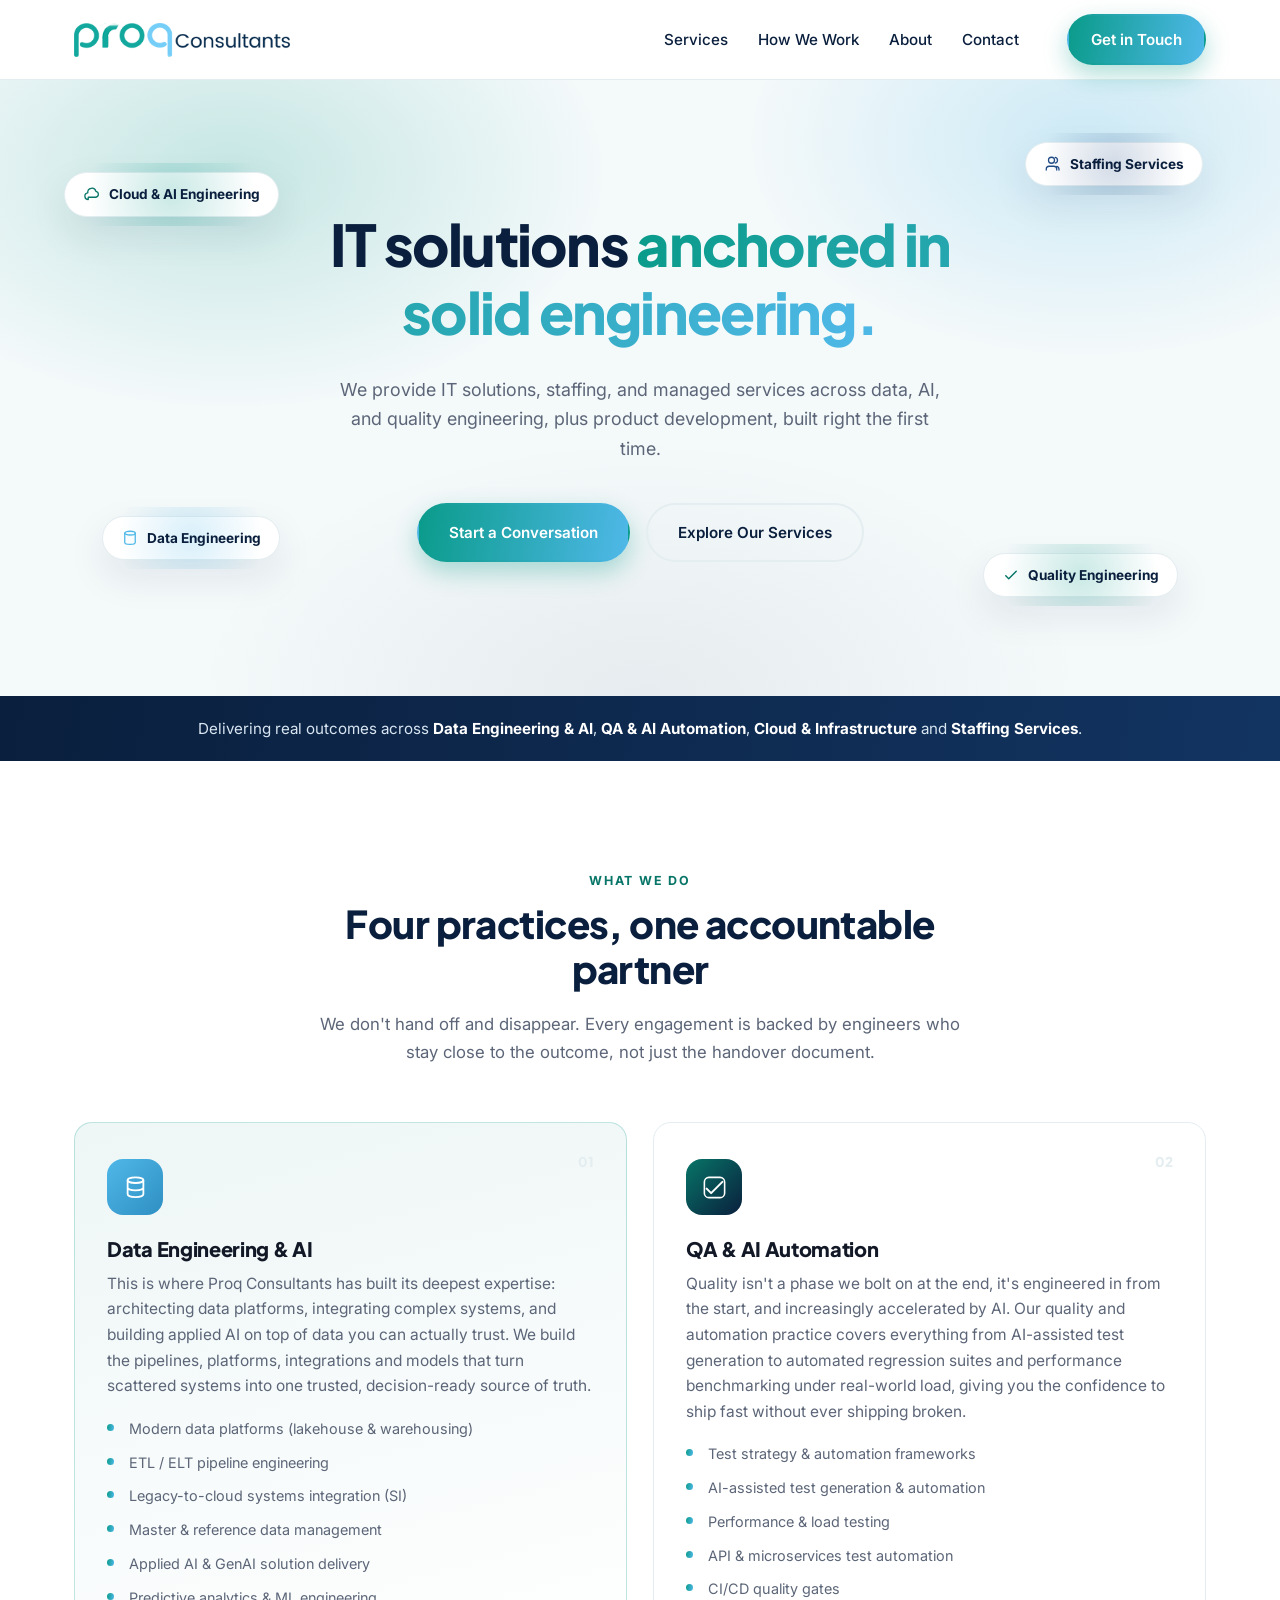
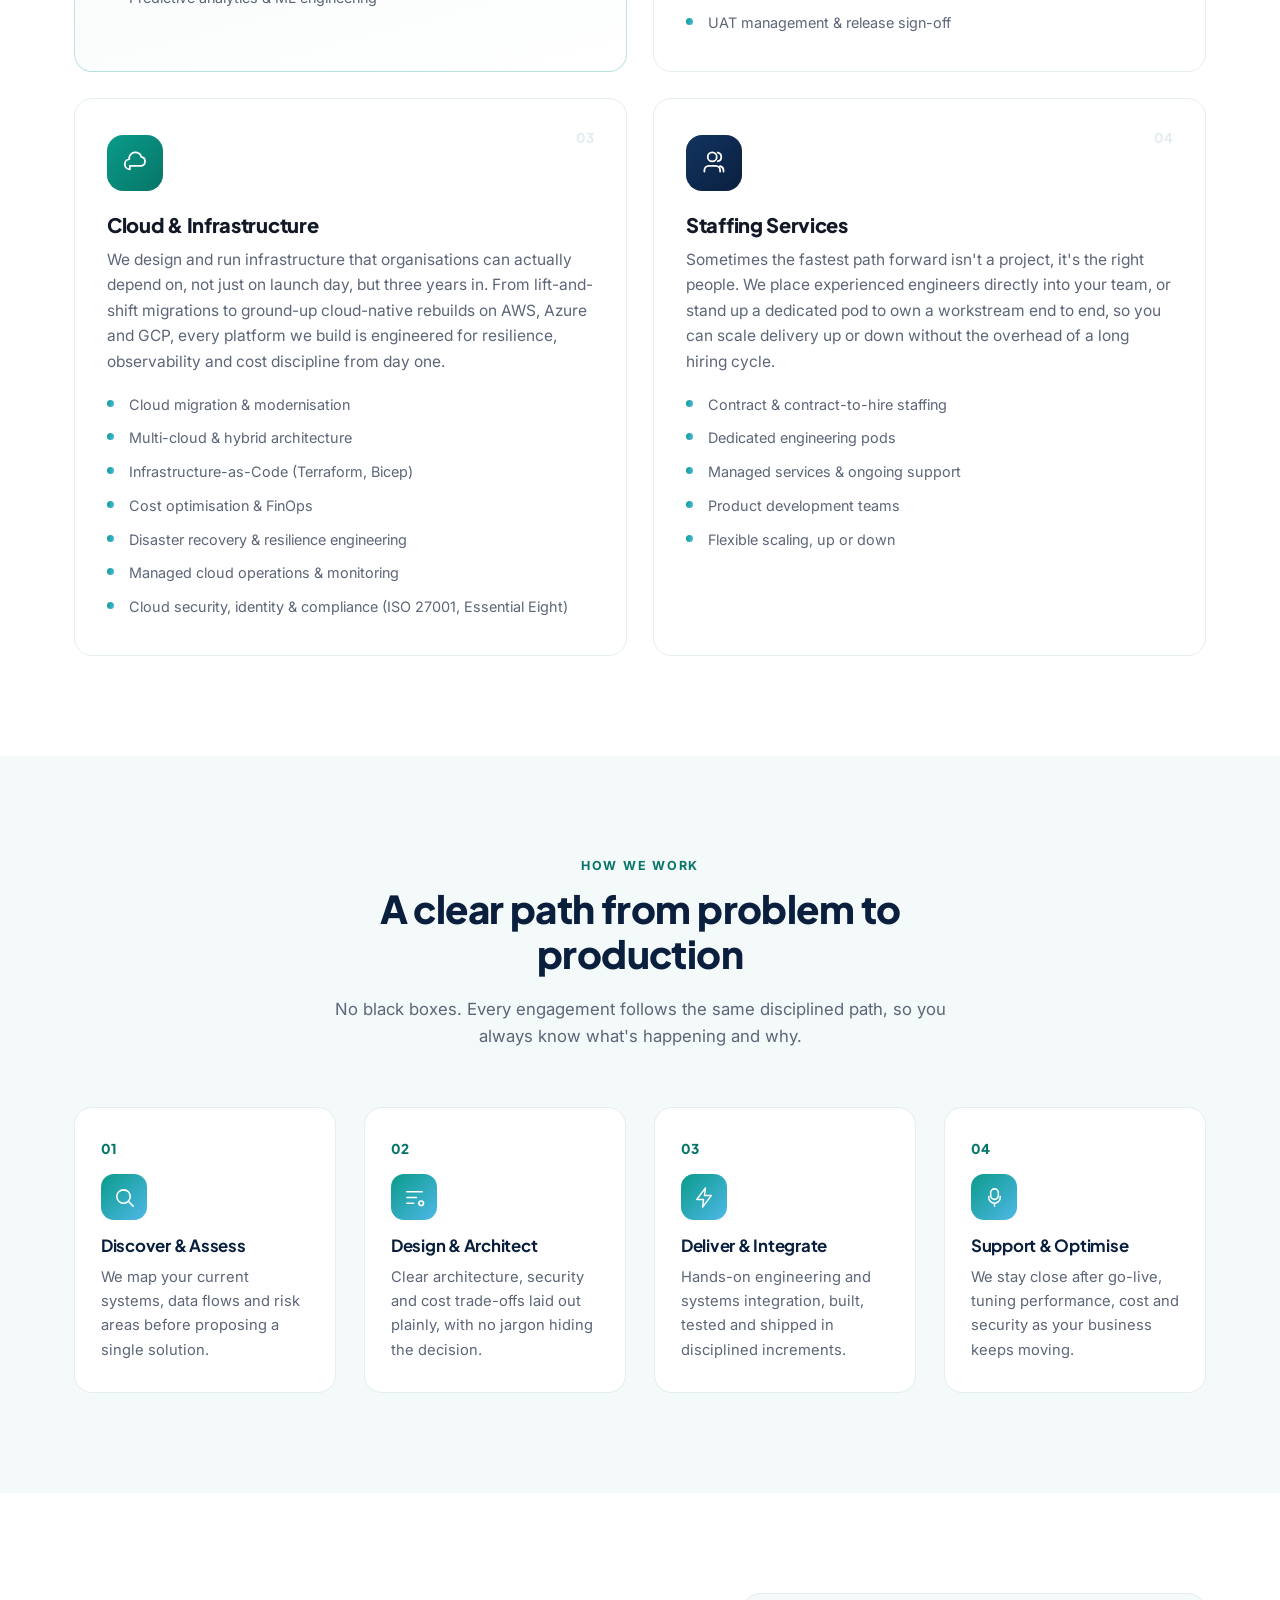
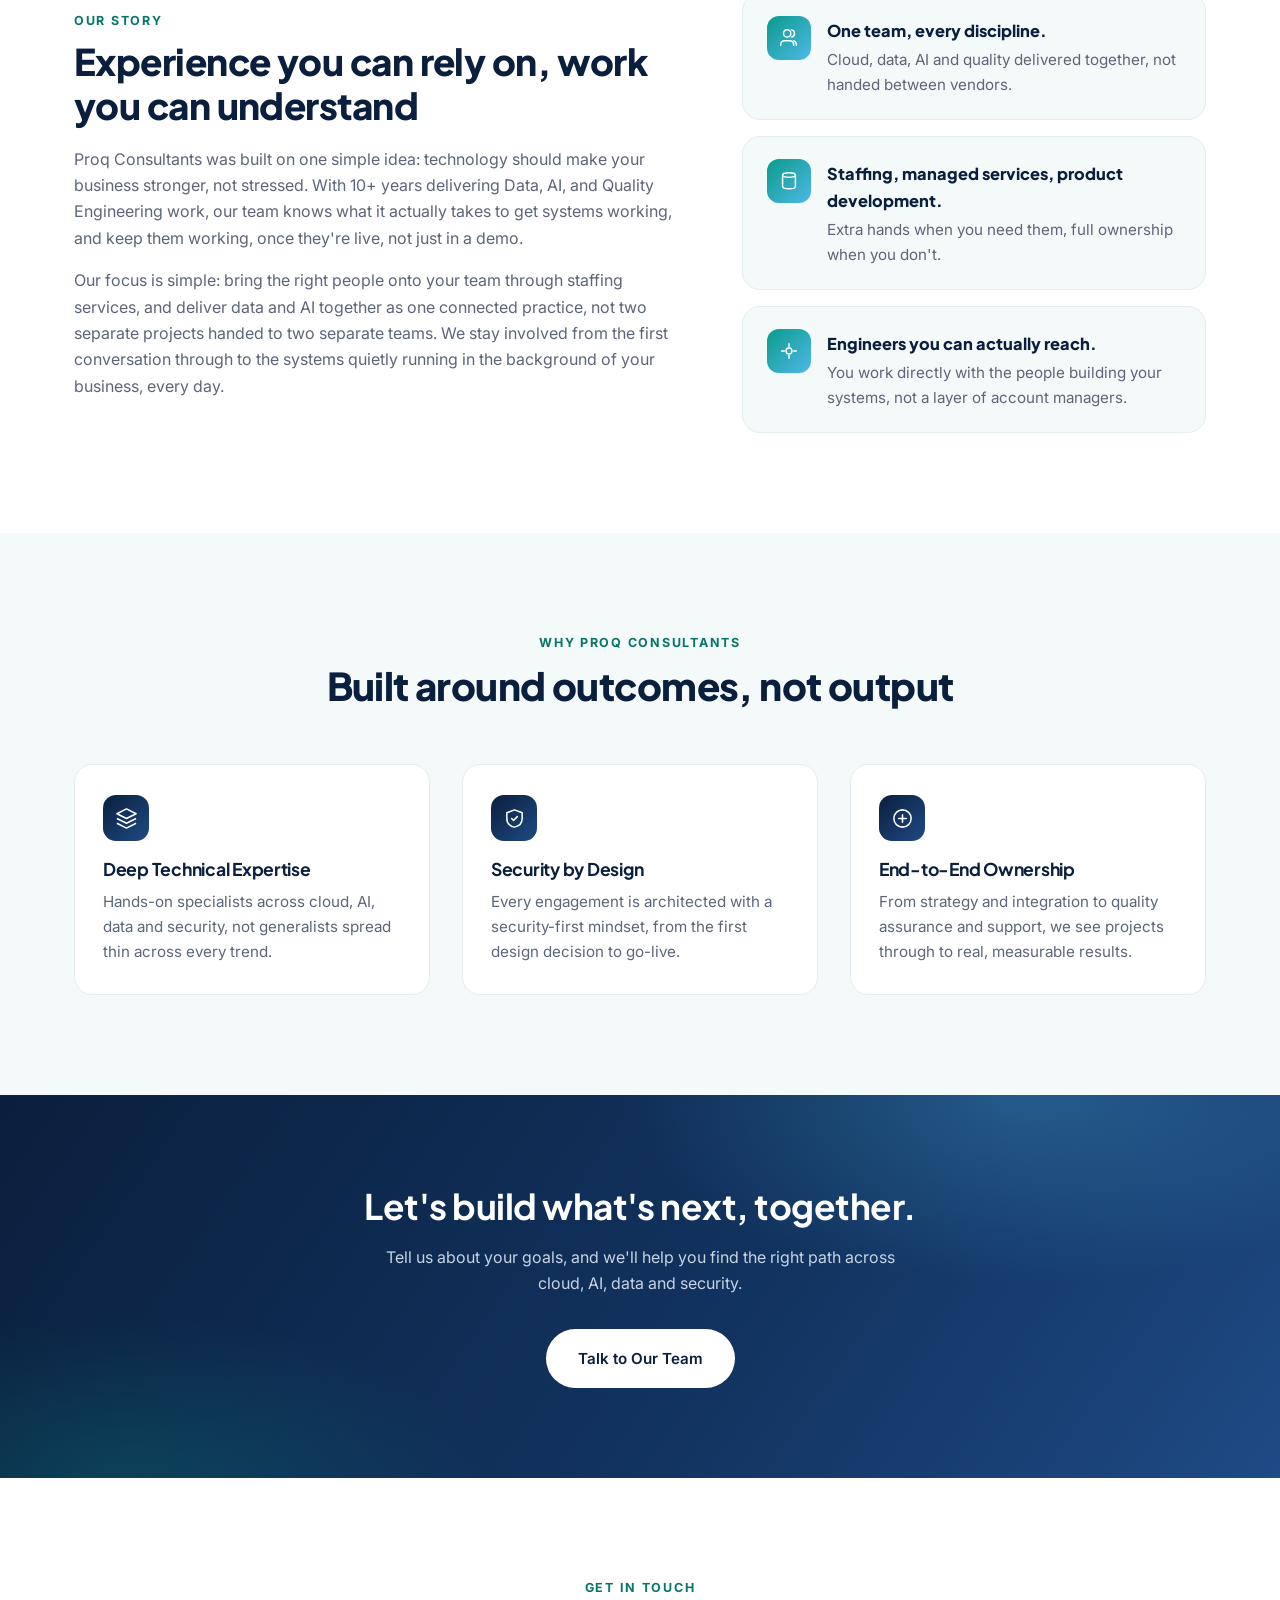
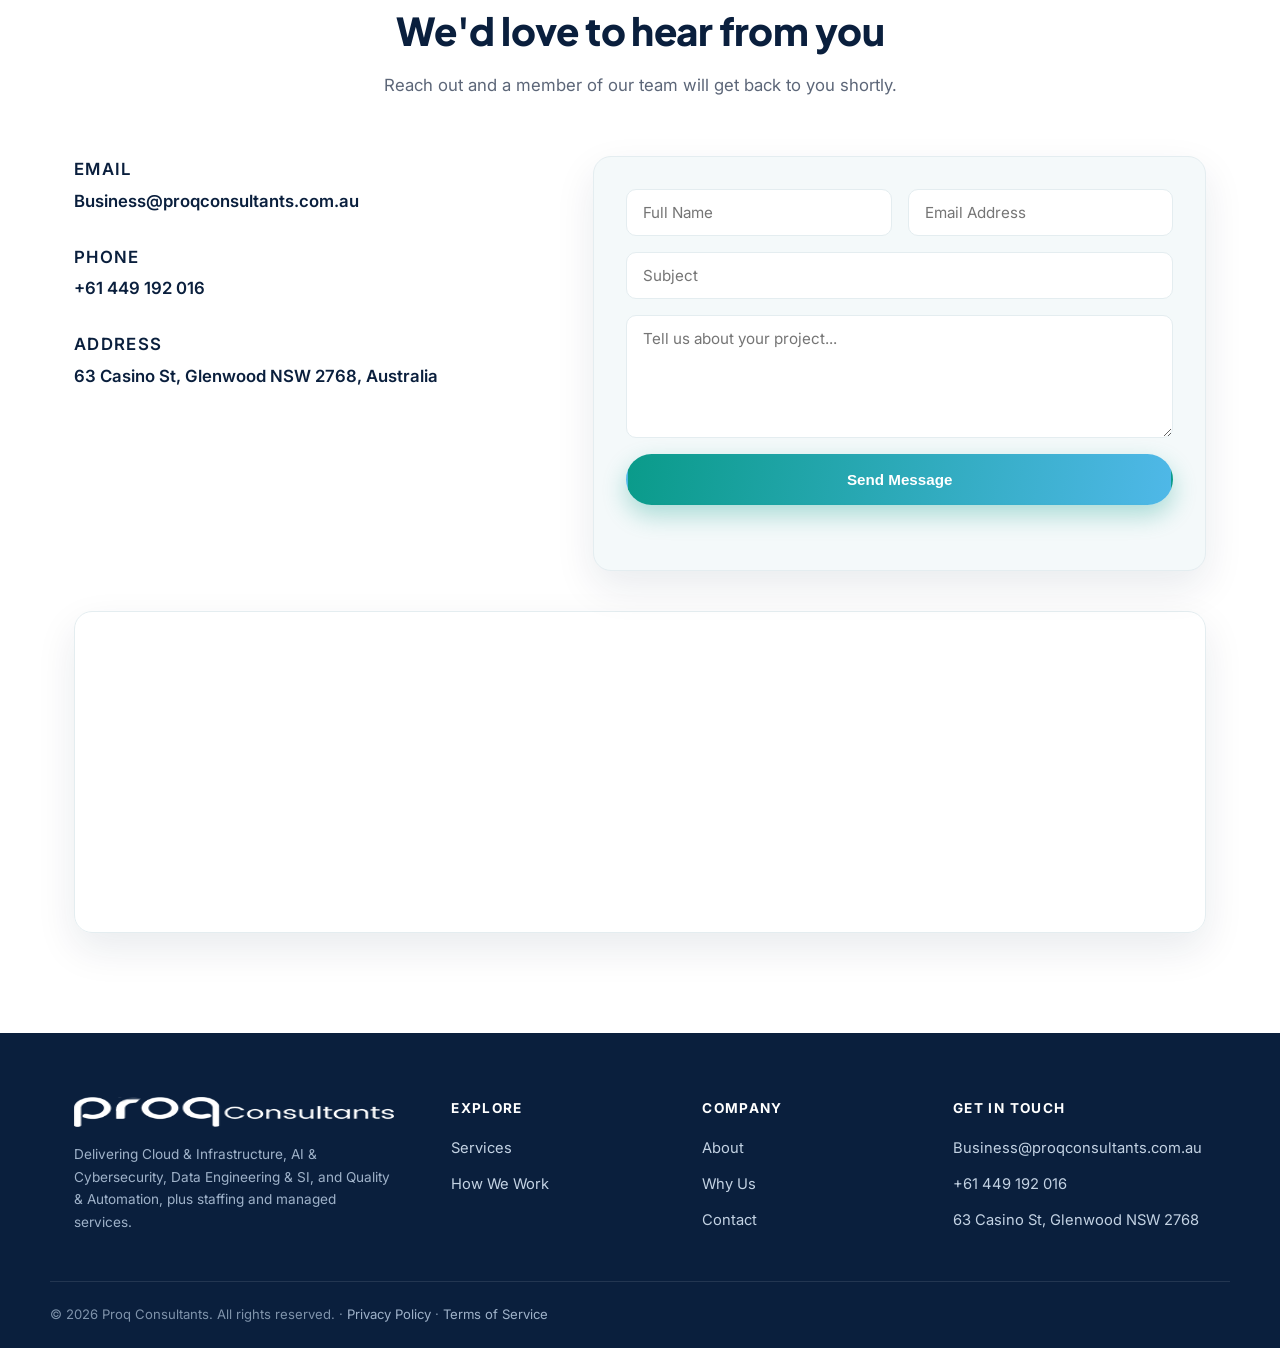
<file: index.html>
<!DOCTYPE html>
<html lang="en">
<head>
  <meta charset="UTF-8" />
  <meta name="viewport" content="width=device-width, initial-scale=1.0" />
  <title>Proq Consultants | Cloud, AI, Data Engineering &amp; Cybersecurity Experts</title>
  <meta name="description" content="Proq Consultants provides IT solutions, staffing, and managed services across data, AI, and quality engineering, plus product development." />
  <link rel="canonical" href="https://proqconsultants.com.au/" />

  <!-- Favicons / app icons -->
  <link rel="icon" type="image/x-icon" href="assets/favicon.ico" />
  <link rel="icon" type="image/png" sizes="16x16" href="assets/favicon-16x16.png" />
  <link rel="icon" type="image/png" sizes="32x32" href="assets/favicon-32x32.png" />
  <link rel="apple-touch-icon" sizes="180x180" href="assets/apple-touch-icon.png" />
  <link rel="manifest" href="site.webmanifest" />
  <meta name="theme-color" content="#0a1f3d" />

  <!-- Open Graph -->
  <meta property="og:type" content="website" />
  <meta property="og:site_name" content="Proq Consultants" />
  <meta property="og:title" content="Proq Consultants | Cloud, AI, Data Engineering &amp; Cybersecurity Experts" />
  <meta property="og:description" content="Proq Consultants provides IT solutions, staffing, and managed services across data, AI, and quality engineering, plus product development." />
  <meta property="og:url" content="https://proqconsultants.com.au/" />
  <meta property="og:image" content="https://proqconsultants.com.au/assets/og-image.jpg" />
  <meta property="og:image:width" content="1200" />
  <meta property="og:image:height" content="630" />
  <meta property="og:locale" content="en_AU" />

  <!-- Twitter Card -->
  <meta name="twitter:card" content="summary_large_image" />
  <meta name="twitter:title" content="Proq Consultants | Cloud, AI, Data Engineering &amp; Cybersecurity Experts" />
  <meta name="twitter:description" content="Proq Consultants provides IT solutions, staffing, and managed services across data, AI, and quality engineering, plus product development." />
  <meta name="twitter:image" content="https://proqconsultants.com.au/assets/og-image.jpg" />

  <link rel="preconnect" href="https://fonts.googleapis.com" />
  <link rel="preconnect" href="https://fonts.gstatic.com" crossorigin />
  <link href="https://fonts.googleapis.com/css2?family=Inter:wght@400;500;600;700;800;900&family=Plus+Jakarta+Sans:wght@500;600;700;800&display=swap" rel="stylesheet" />
  <link rel="stylesheet" href="styles.css?v=20261024c" />

  <!-- Structured data for local business / SEO -->
  <script type="application/ld+json">
  {
    "@context": "https://schema.org",
    "@type": "ProfessionalService",
    "name": "Proq Consultants",
    "url": "https://proqconsultants.com.au/",
    "logo": "https://proqconsultants.com.au/assets/logo.png",
    "image": "https://proqconsultants.com.au/assets/og-image.jpg",
    "description": "Proq Consultants provides IT solutions, staffing, and managed services across data, AI, and quality engineering, plus product development.",
    "email": "Business@proqconsultants.com.au",
    "telephone": "+61449192016",
    "address": {
      "@type": "PostalAddress",
      "streetAddress": "63 Casino St",
      "addressLocality": "Glenwood",
      "addressRegion": "NSW",
      "postalCode": "2768",
      "addressCountry": "AU"
    },
    "areaServed": "AU"
  }
  </script>

  <!--
    Analytics (optional): drop in your GA4 Measurement ID and uncomment to enable.
    <script async src="https://www.googletagmanager.com/gtag/js?id=G-XXXXXXXXXX"></script>
    <script>
      window.dataLayer = window.dataLayer || [];
      function gtag(){dataLayer.push(arguments);}
      gtag('js', new Date());
      gtag('config', 'G-XXXXXXXXXX');
    </script>
  -->
</head>
<body>

  <!-- Header -->
  <header class="site-header" id="header">
    <div class="container header-inner">
      <a href="#top" class="brand">
        <img src="assets/logo.png" alt="Proq Consultants logo" class="brand-logo" />
      </a>

      <nav class="nav-desktop" aria-label="Primary">
        <a href="#services">Services</a>
        <a href="#process">How We Work</a>
        <a href="#about">About</a>
        <a href="#contact">Contact</a>
      </nav>

      <a href="#contact" class="btn btn-primary nav-cta">Get in Touch</a>

      <button class="nav-toggle" id="navToggle" aria-label="Toggle navigation" aria-expanded="false">
        <span></span><span></span><span></span>
      </button>
    </div>

    <nav class="nav-mobile" id="navMobile" aria-label="Mobile">
      <a href="#services">Services</a>
      <a href="#process">How We Work</a>
      <a href="#about">About</a>
      <a href="#why">Why Us</a>
      <a href="#contact">Contact</a>
    </nav>
  </header>

  <main id="top">

    <!-- Hero -->
    <section class="hero">
      <div class="hero-mesh"></div>

      <div class="hero-chip chip-1">
        <svg viewBox="0 0 24 24" fill="none" xmlns="http://www.w3.org/2000/svg"><path d="M7 18a4.5 4.5 0 0 1-.6-8.96A5.5 5.5 0 0 1 17.2 7.1 4 4 0 0 1 17 15H7Z" stroke="currentColor" stroke-width="1.7" stroke-linecap="round" stroke-linejoin="round"/></svg>
        <span>Cloud &amp; AI Engineering</span>
      </div>
      <div class="hero-chip chip-2">
        <svg viewBox="0 0 24 24" fill="none" xmlns="http://www.w3.org/2000/svg"><path d="M17 20v-1a4 4 0 0 0-4-4H7a4 4 0 0 0-4 4v1M10 11a4 4 0 1 0 0-8 4 4 0 0 0 0 8ZM20 20v-1a4 4 0 0 0-3-3.87M15 3.13a4 4 0 0 1 0 7.75" stroke="currentColor" stroke-width="1.7" stroke-linecap="round" stroke-linejoin="round"/></svg>
        <span>Staffing Services</span>
      </div>
      <div class="hero-chip chip-3">
        <svg viewBox="0 0 24 24" fill="none" xmlns="http://www.w3.org/2000/svg"><ellipse cx="12" cy="5.5" rx="7" ry="2.5" stroke="currentColor" stroke-width="1.7"/><path d="M5 5.5V18c0 1.38 3.13 2.5 7 2.5s7-1.12 7-2.5V5.5" stroke="currentColor" stroke-width="1.7" stroke-linecap="round"/></svg>
        <span>Data Engineering</span>
      </div>
      <div class="hero-chip chip-4">
        <svg viewBox="0 0 24 24" fill="none" xmlns="http://www.w3.org/2000/svg"><path d="m5 13 4 4L19 7" stroke="currentColor" stroke-width="1.9" stroke-linecap="round" stroke-linejoin="round"/></svg>
        <span>Quality Engineering</span>
      </div>

      <div class="container hero-inner">
        <h1><span class="hero-black">IT solutions</span> <span class="text-gradient">anchored in solid engineering.</span></h1>
        <p class="hero-sub">
          We provide IT solutions, staffing, and managed services across data, AI, and quality engineering,
          plus product development, built right the first time.
        </p>
        <div class="hero-actions">
          <a href="#contact" class="btn btn-primary">Start a Conversation</a>
          <a href="#services" class="btn btn-ghost">Explore Our Services</a>
        </div>

      </div>
    </section>

    <!-- Trust strip -->
    <section class="trust-strip">
      <div class="container trust-inner">
        <p>Delivering real outcomes across <strong>Data Engineering &amp; AI</strong>, <strong>QA &amp; AI Automation</strong>, <strong>Cloud &amp; Infrastructure</strong> and <strong>Staffing Services</strong>.</p>
      </div>
    </section>

    <!-- Services -->
    <section class="services" id="services">
      <div class="container">
        <div class="section-head reveal">
          <p class="eyebrow">What We Do</p>
          <h2>Four practices, one accountable partner</h2>
          <p class="section-sub">We don't hand off and disappear. Every engagement is backed by engineers who stay close to the outcome, not just the handover document.</p>
        </div>

        <div class="card-grid">

          <article class="card featured reveal">
            <span class="card-number">01</span>
            <div class="card-icon icon-data">
              <svg viewBox="0 0 24 24" fill="none" xmlns="http://www.w3.org/2000/svg">
                <ellipse cx="12" cy="5.5" rx="7" ry="2.5" stroke="currentColor" stroke-width="1.6"/>
                <path d="M5 5.5V18c0 1.38 3.13 2.5 7 2.5s7-1.12 7-2.5V5.5M5 12c0 1.38 3.13 2.5 7 2.5s7-1.12 7-2.5" stroke="currentColor" stroke-width="1.6" stroke-linecap="round"/>
              </svg>
            </div>
            <h3>Data Engineering &amp; AI</h3>
            <p>This is where Proq Consultants has built its deepest expertise: architecting data platforms, integrating complex systems, and building applied AI on top of data you can actually trust. We build the pipelines, platforms, integrations and models that turn scattered systems into one trusted, decision-ready source of truth.</p>
            <ul class="card-list">
              <li>Modern data platforms (lakehouse &amp; warehousing)</li>
              <li>ETL / ELT pipeline engineering</li>
              <li>Legacy-to-cloud systems integration (SI)</li>
              <li>Master &amp; reference data management</li>
              <li>Applied AI &amp; GenAI solution delivery</li>
              <li>Predictive analytics &amp; ML engineering</li>
            </ul>
          </article>

          <article class="card reveal">
            <span class="card-number">02</span>
            <div class="card-icon icon-testing">
              <svg viewBox="0 0 24 24" fill="none" xmlns="http://www.w3.org/2000/svg">
                <path d="m5 13 4 4L19 7" stroke="currentColor" stroke-width="1.8" stroke-linecap="round" stroke-linejoin="round"/>
                <rect x="3" y="3" width="18" height="18" rx="4" stroke="currentColor" stroke-width="1.4"/>
              </svg>
            </div>
            <h3>QA &amp; AI Automation</h3>
            <p>Quality isn't a phase we bolt on at the end, it's engineered in from the start, and increasingly accelerated by AI. Our quality and automation practice covers everything from AI-assisted test generation to automated regression suites and performance benchmarking under real-world load, giving you the confidence to ship fast without ever shipping broken.</p>
            <ul class="card-list">
              <li>Test strategy &amp; automation frameworks</li>
              <li>AI-assisted test generation &amp; automation</li>
              <li>Performance &amp; load testing</li>
              <li>API &amp; microservices test automation</li>
              <li>CI/CD quality gates</li>
              <li>UAT management &amp; release sign-off</li>
            </ul>
          </article>

          <article class="card reveal">
            <span class="card-number">03</span>
            <div class="card-icon icon-cloud">
              <svg viewBox="0 0 24 24" fill="none" xmlns="http://www.w3.org/2000/svg">
                <path d="M7 18a4.5 4.5 0 0 1-.6-8.96A5.5 5.5 0 0 1 17.2 7.1 4 4 0 0 1 17 15H7Z" stroke="currentColor" stroke-width="1.6" stroke-linecap="round" stroke-linejoin="round"/>
              </svg>
            </div>
            <h3>Cloud &amp; Infrastructure</h3>
            <p>We design and run infrastructure that organisations can actually depend on, not just on launch day, but three years in. From lift-and-shift migrations to ground-up cloud-native rebuilds on AWS, Azure and GCP, every platform we build is engineered for resilience, observability and cost discipline from day one.</p>
            <ul class="card-list">
              <li>Cloud migration &amp; modernisation</li>
              <li>Multi-cloud &amp; hybrid architecture</li>
              <li>Infrastructure-as-Code (Terraform, Bicep)</li>
              <li>Cost optimisation &amp; FinOps</li>
              <li>Disaster recovery &amp; resilience engineering</li>
              <li>Managed cloud operations &amp; monitoring</li>
              <li>Cloud security, identity &amp; compliance (ISO 27001, Essential Eight)</li>
            </ul>
          </article>

          <article class="card reveal">
            <span class="card-number">04</span>
            <div class="card-icon icon-staffing">
              <svg viewBox="0 0 24 24" fill="none" xmlns="http://www.w3.org/2000/svg">
                <path d="M17 20v-1a4 4 0 0 0-4-4H7a4 4 0 0 0-4 4v1M10 11a4 4 0 1 0 0-8 4 4 0 0 0 0 8ZM20 20v-1a4 4 0 0 0-3-3.87M15 3.13a4 4 0 0 1 0 7.75" stroke="currentColor" stroke-width="1.6" stroke-linecap="round" stroke-linejoin="round"/>
              </svg>
            </div>
            <h3>Staffing Services</h3>
            <p>Sometimes the fastest path forward isn't a project, it's the right people. We place experienced engineers directly into your team, or stand up a dedicated pod to own a workstream end to end, so you can scale delivery up or down without the overhead of a long hiring cycle.</p>
            <ul class="card-list">
              <li>Contract &amp; contract-to-hire staffing</li>
              <li>Dedicated engineering pods</li>
              <li>Managed services &amp; ongoing support</li>
              <li>Product development teams</li>
              <li>Flexible scaling, up or down</li>
            </ul>
          </article>

        </div>
      </div>
    </section>

    <!-- Process -->
    <section class="process" id="process">
      <div class="container">
        <div class="section-head reveal">
          <p class="eyebrow">How We Work</p>
          <h2>A clear path from problem to production</h2>
          <p class="section-sub">No black boxes. Every engagement follows the same disciplined path, so you always know what's happening and why.</p>
        </div>

        <div class="process-grid">
          <div class="process-step reveal">
            <span class="process-number">01</span>
            <div class="process-icon">
              <svg viewBox="0 0 24 24" fill="none" xmlns="http://www.w3.org/2000/svg"><circle cx="11" cy="11" r="7" stroke="currentColor" stroke-width="1.7"/><path d="m21 21-4.3-4.3" stroke="currentColor" stroke-width="1.7" stroke-linecap="round"/></svg>
            </div>
            <h3>Discover &amp; Assess</h3>
            <p>We map your current systems, data flows and risk areas before proposing a single solution.</p>
          </div>
          <div class="process-step reveal">
            <span class="process-number">02</span>
            <div class="process-icon">
              <svg viewBox="0 0 24 24" fill="none" xmlns="http://www.w3.org/2000/svg"><path d="M4 6h16M4 12h10M4 18h7" stroke="currentColor" stroke-width="1.7" stroke-linecap="round"/><circle cx="19" cy="18" r="2.4" stroke="currentColor" stroke-width="1.7"/></svg>
            </div>
            <h3>Design &amp; Architect</h3>
            <p>Clear architecture, security and cost trade-offs laid out plainly, with no jargon hiding the decision.</p>
          </div>
          <div class="process-step reveal">
            <span class="process-number">03</span>
            <div class="process-icon">
              <svg viewBox="0 0 24 24" fill="none" xmlns="http://www.w3.org/2000/svg"><path d="M13 2 4 14h7l-1 8 9-12h-7l1-8Z" stroke="currentColor" stroke-width="1.5" stroke-linejoin="round"/></svg>
            </div>
            <h3>Deliver &amp; Integrate</h3>
            <p>Hands-on engineering and systems integration, built, tested and shipped in disciplined increments.</p>
          </div>
          <div class="process-step reveal">
            <span class="process-number">04</span>
            <div class="process-icon">
              <svg viewBox="0 0 24 24" fill="none" xmlns="http://www.w3.org/2000/svg"><path d="M12 3a4 4 0 0 1 4 4v3a4 4 0 0 1-4 4 4 4 0 0 1-4-4V7a4 4 0 0 1 4-4Z" stroke="currentColor" stroke-width="1.6"/><path d="M6 11v1a6 6 0 0 0 12 0v-1M12 18v3" stroke="currentColor" stroke-width="1.6" stroke-linecap="round"/></svg>
            </div>
            <h3>Support &amp; Optimise</h3>
            <p>We stay close after go-live, tuning performance, cost and security as your business keeps moving.</p>
          </div>
        </div>
      </div>
    </section>

    <!-- About -->
    <section class="about" id="about">
      <div class="container about-inner">
        <div class="about-copy reveal">
          <p class="eyebrow">Our Story</p>
          <h2>Experience you can rely on, work you can understand</h2>
          <p>
            Proq Consultants was built on one simple idea: technology should make your business stronger,
            not stressed. With 10+ years delivering Data, AI, and Quality Engineering work, our team knows
            what it actually takes to get systems working, and keep them working, once they're live, not just
            in a demo.
          </p>
          <p>
            Our focus is simple: bring the right people onto your team through staffing services, and deliver
            data and AI together as one connected practice, not two separate projects handed to two separate
            teams. We stay involved from the first conversation through to the systems quietly running in the
            background of your business, every day.
          </p>
        </div>
        <div class="about-stats reveal">
          <div class="stat">
            <div class="stat-icon">
              <svg viewBox="0 0 24 24" fill="none" xmlns="http://www.w3.org/2000/svg"><path d="M17 20v-1a4 4 0 0 0-4-4H7a4 4 0 0 0-4 4v1M10 11a4 4 0 1 0 0-8 4 4 0 0 0 0 8ZM20 20v-1a4 4 0 0 0-3-3.87M15 3.13a4 4 0 0 1 0 7.75" stroke="currentColor" stroke-width="1.6" stroke-linecap="round" stroke-linejoin="round"/></svg>
            </div>
            <p class="stat-text"><strong>One team, every discipline.</strong> Cloud, data, AI and quality delivered together, not handed between vendors.</p>
          </div>
          <div class="stat">
            <div class="stat-icon">
              <svg viewBox="0 0 24 24" fill="none" xmlns="http://www.w3.org/2000/svg"><ellipse cx="12" cy="5.5" rx="7" ry="2.5" stroke="currentColor" stroke-width="1.6"/><path d="M5 5.5V18c0 1.38 3.13 2.5 7 2.5s7-1.12 7-2.5V5.5" stroke="currentColor" stroke-width="1.6" stroke-linecap="round"/></svg>
            </div>
            <p class="stat-text"><strong>Staffing, managed services, product development.</strong> Extra hands when you need them, full ownership when you don't.</p>
          </div>
          <div class="stat">
            <div class="stat-icon">
              <svg viewBox="0 0 24 24" fill="none" xmlns="http://www.w3.org/2000/svg"><circle cx="12" cy="12" r="3.2" stroke="currentColor" stroke-width="1.6"/><path d="M4 12h3M17 12h3M12 4v3M12 17v3" stroke="currentColor" stroke-width="1.6" stroke-linecap="round"/></svg>
            </div>
            <p class="stat-text"><strong>Engineers you can actually reach.</strong> You work directly with the people building your systems, not a layer of account managers.</p>
          </div>
        </div>
      </div>
    </section>

    <!-- Why Us -->
    <section class="why" id="why">
      <div class="container">
        <div class="section-head reveal">
          <p class="eyebrow">Why Proq Consultants</p>
          <h2>Built around outcomes, not output</h2>
        </div>
        <div class="why-grid">
          <div class="why-item reveal">
            <div class="why-icon">
              <svg viewBox="0 0 24 24" fill="none" xmlns="http://www.w3.org/2000/svg"><path d="M12 2 2 7l10 5 10-5-10-5Z" stroke="currentColor" stroke-width="1.6" stroke-linejoin="round"/><path d="M2 17l10 5 10-5M2 12l10 5 10-5" stroke="currentColor" stroke-width="1.6" stroke-linejoin="round"/></svg>
            </div>
            <h3>Deep Technical Expertise</h3>
            <p>Hands-on specialists across cloud, AI, data and security, not generalists spread thin across every trend.</p>
          </div>
          <div class="why-item reveal">
            <div class="why-icon">
              <svg viewBox="0 0 24 24" fill="none" xmlns="http://www.w3.org/2000/svg"><path d="M12 3 4 6v6c0 4.5 3.2 7.9 8 9 4.8-1.1 8-4.5 8-9V6l-8-3Z" stroke="currentColor" stroke-width="1.6" stroke-linejoin="round"/><path d="m9 12 2 2 4-4" stroke="currentColor" stroke-width="1.6" stroke-linecap="round" stroke-linejoin="round"/></svg>
            </div>
            <h3>Security by Design</h3>
            <p>Every engagement is architected with a security-first mindset, from the first design decision to go-live.</p>
          </div>
          <div class="why-item reveal">
            <div class="why-icon">
              <svg viewBox="0 0 24 24" fill="none" xmlns="http://www.w3.org/2000/svg"><circle cx="12" cy="12" r="9" stroke="currentColor" stroke-width="1.6"/><path d="M8 12h8M12 8v8" stroke="currentColor" stroke-width="1.6" stroke-linecap="round"/></svg>
            </div>
            <h3>End-to-End Ownership</h3>
            <p>From strategy and integration to quality assurance and support, we see projects through to real, measurable results.</p>
          </div>
        </div>
      </div>
    </section>

    <!-- CTA -->
    <section class="cta">
      <div class="cta-mesh"></div>
      <div class="container cta-inner reveal">
        <h2>Let's build what's next, together.</h2>
        <p>Tell us about your goals, and we'll help you find the right path across cloud, AI, data and security.</p>
        <a href="#contact" class="btn btn-light">Talk to Our Team</a>
      </div>
    </section>

    <!-- Contact -->
    <section class="contact" id="contact">
      <div class="container contact-inner">
        <div class="section-head reveal">
          <p class="eyebrow">Get in Touch</p>
          <h2>We'd love to hear from you</h2>
          <p class="section-sub">Reach out and a member of our team will get back to you shortly.</p>
        </div>

        <div class="contact-grid reveal">
          <div class="contact-details">
            <div class="contact-item">
              <span class="contact-label">Email</span>
              <a href="mailto:Business@proqconsultants.com.au">Business@proqconsultants.com.au</a>
            </div>
            <div class="contact-item">
              <span class="contact-label">Phone</span>
              <a href="tel:+61449192016">+61 449 192 016</a>
            </div>
            <div class="contact-item">
              <span class="contact-label">Address</span>
              <span>63 Casino St, Glenwood NSW 2768, Australia</span>
            </div>
          </div>

          <form class="contact-form" id="contactForm">
            <p class="hp-field" aria-hidden="true">
              <label>Leave this field empty <input tabindex="-1" autocomplete="off" name="bot-field" /></label>
            </p>

            <div class="form-row">
              <input type="text" name="name" placeholder="Full Name" required />
              <input type="email" name="email" placeholder="Email Address" required />
            </div>
            <input type="text" name="subject" placeholder="Subject" />
            <textarea name="message" rows="5" placeholder="Tell us about your project..." required></textarea>
            <button type="submit" class="btn btn-primary" id="submitBtn">Send Message</button>
            <p class="form-note" id="formNote" role="status"></p>
          </form>
        </div>

        <div class="contact-map reveal">
          <iframe
            title="Proq Consultants location"
            src="https://www.google.com/maps?q=63+Casino+St,+Glenwood+NSW+2768,+Australia&output=embed"
            width="100%"
            height="320"
            style="border:0"
            loading="lazy"
            referrerpolicy="no-referrer-when-downgrade">
          </iframe>
        </div>
      </div>
    </section>

  </main>

  <!-- Footer -->
  <footer class="site-footer">
    <div class="container footer-top">
      <div class="footer-col footer-brand-col">
        <img src="assets/logo.png" alt="Proq Consultants logo" class="footer-logo" />
        <p>Delivering Cloud &amp; Infrastructure, AI &amp; Cybersecurity, Data Engineering &amp; SI, and Quality &amp; Automation, plus staffing and managed services.</p>
      </div>
      <div class="footer-col">
        <h4>Explore</h4>
        <a href="#services">Services</a>
        <a href="#process">How We Work</a>
      </div>
      <div class="footer-col">
        <h4>Company</h4>
        <a href="#about">About</a>
        <a href="#why">Why Us</a>
        <a href="#contact">Contact</a>
      </div>
      <div class="footer-col">
        <h4>Get in Touch</h4>
        <a href="mailto:Business@proqconsultants.com.au">Business@proqconsultants.com.au</a>
        <a href="tel:+61449192016">+61 449 192 016</a>
        <span>63 Casino St, Glenwood NSW 2768</span>
      </div>
    </div>
    <div class="container footer-bottom">
      <p>&copy; <span id="year"></span> Proq Consultants. All rights reserved. · <a href="privacy-policy.html">Privacy Policy</a> · <a href="terms.html">Terms of Service</a></p>
    </div>
  </footer>

  <a href="#top" class="back-to-top" id="backToTop" aria-label="Back to top">
    <svg viewBox="0 0 24 24" fill="none" xmlns="http://www.w3.org/2000/svg"><path d="M12 19V5M5 12l7-7 7 7" stroke="currentColor" stroke-width="2" stroke-linecap="round" stroke-linejoin="round"/></svg>
  </a>

  <script src="script.js"></script>
</body>
</html>
</file>
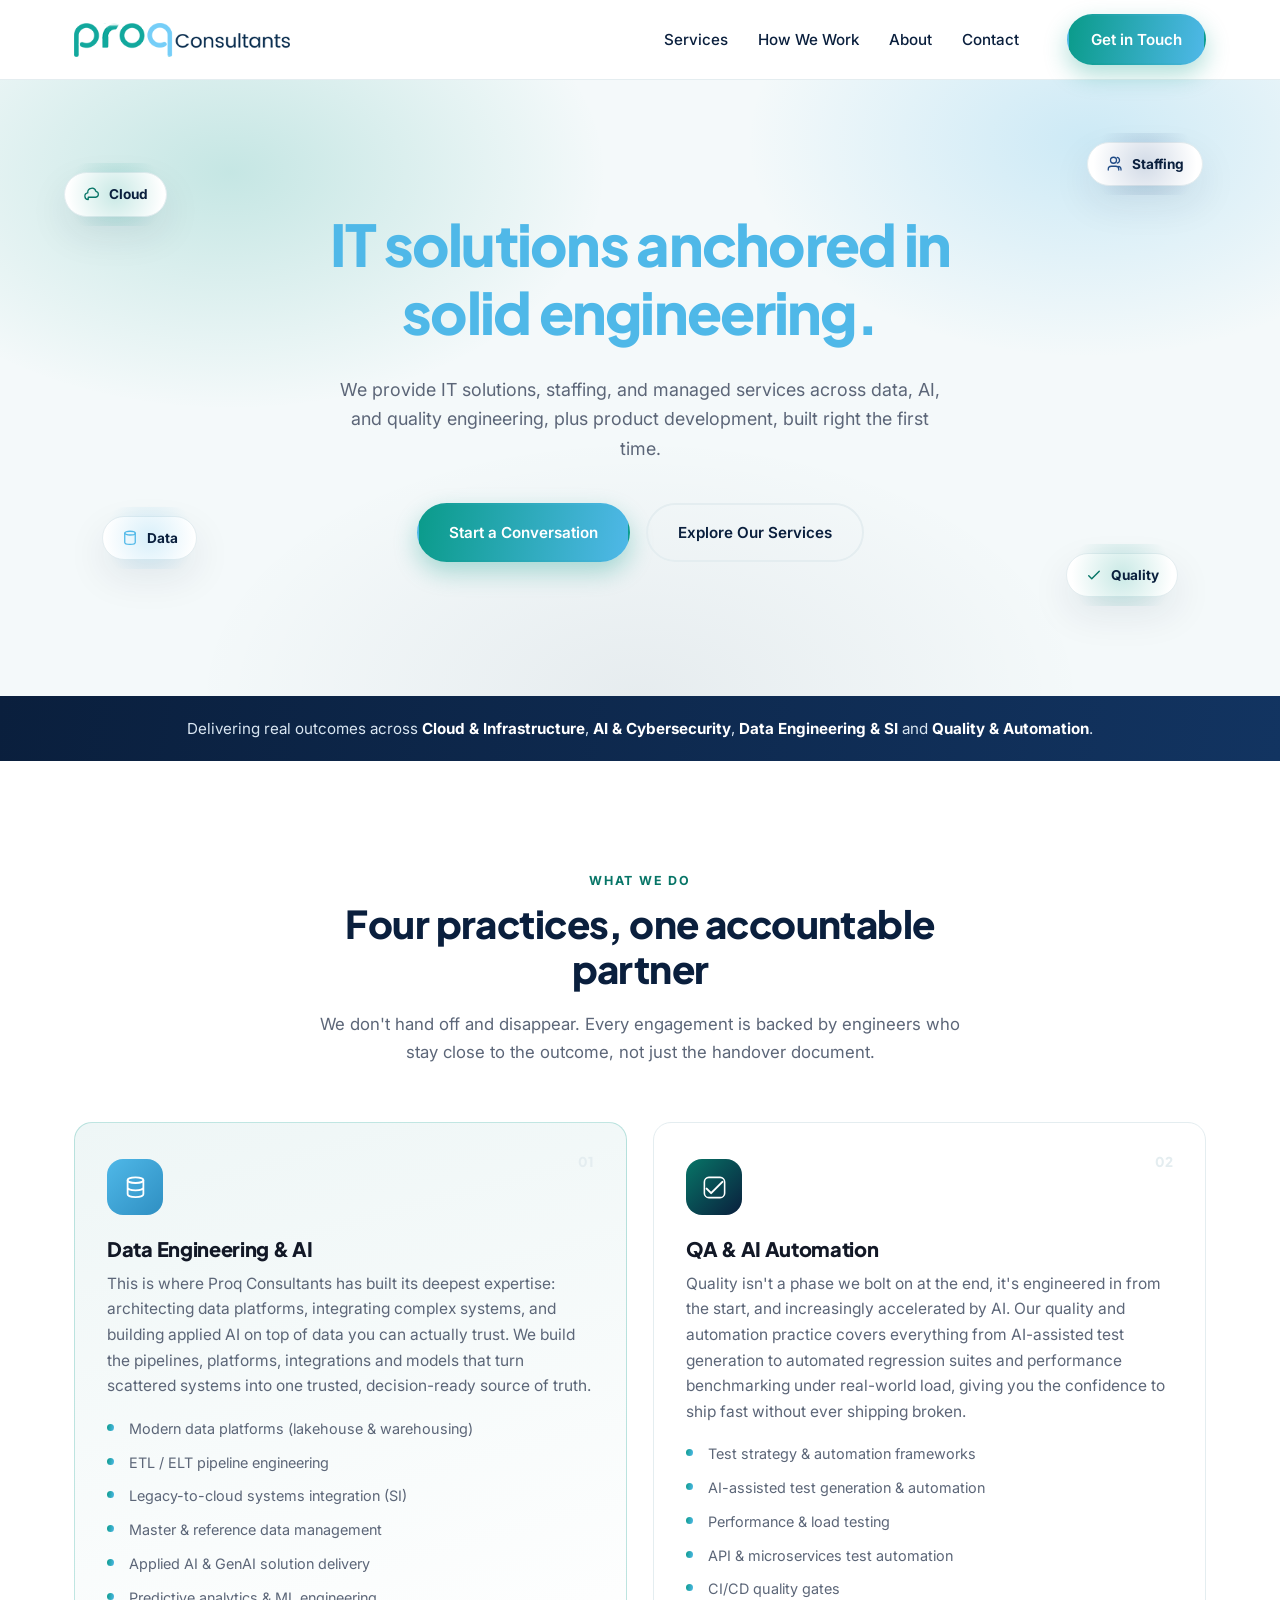
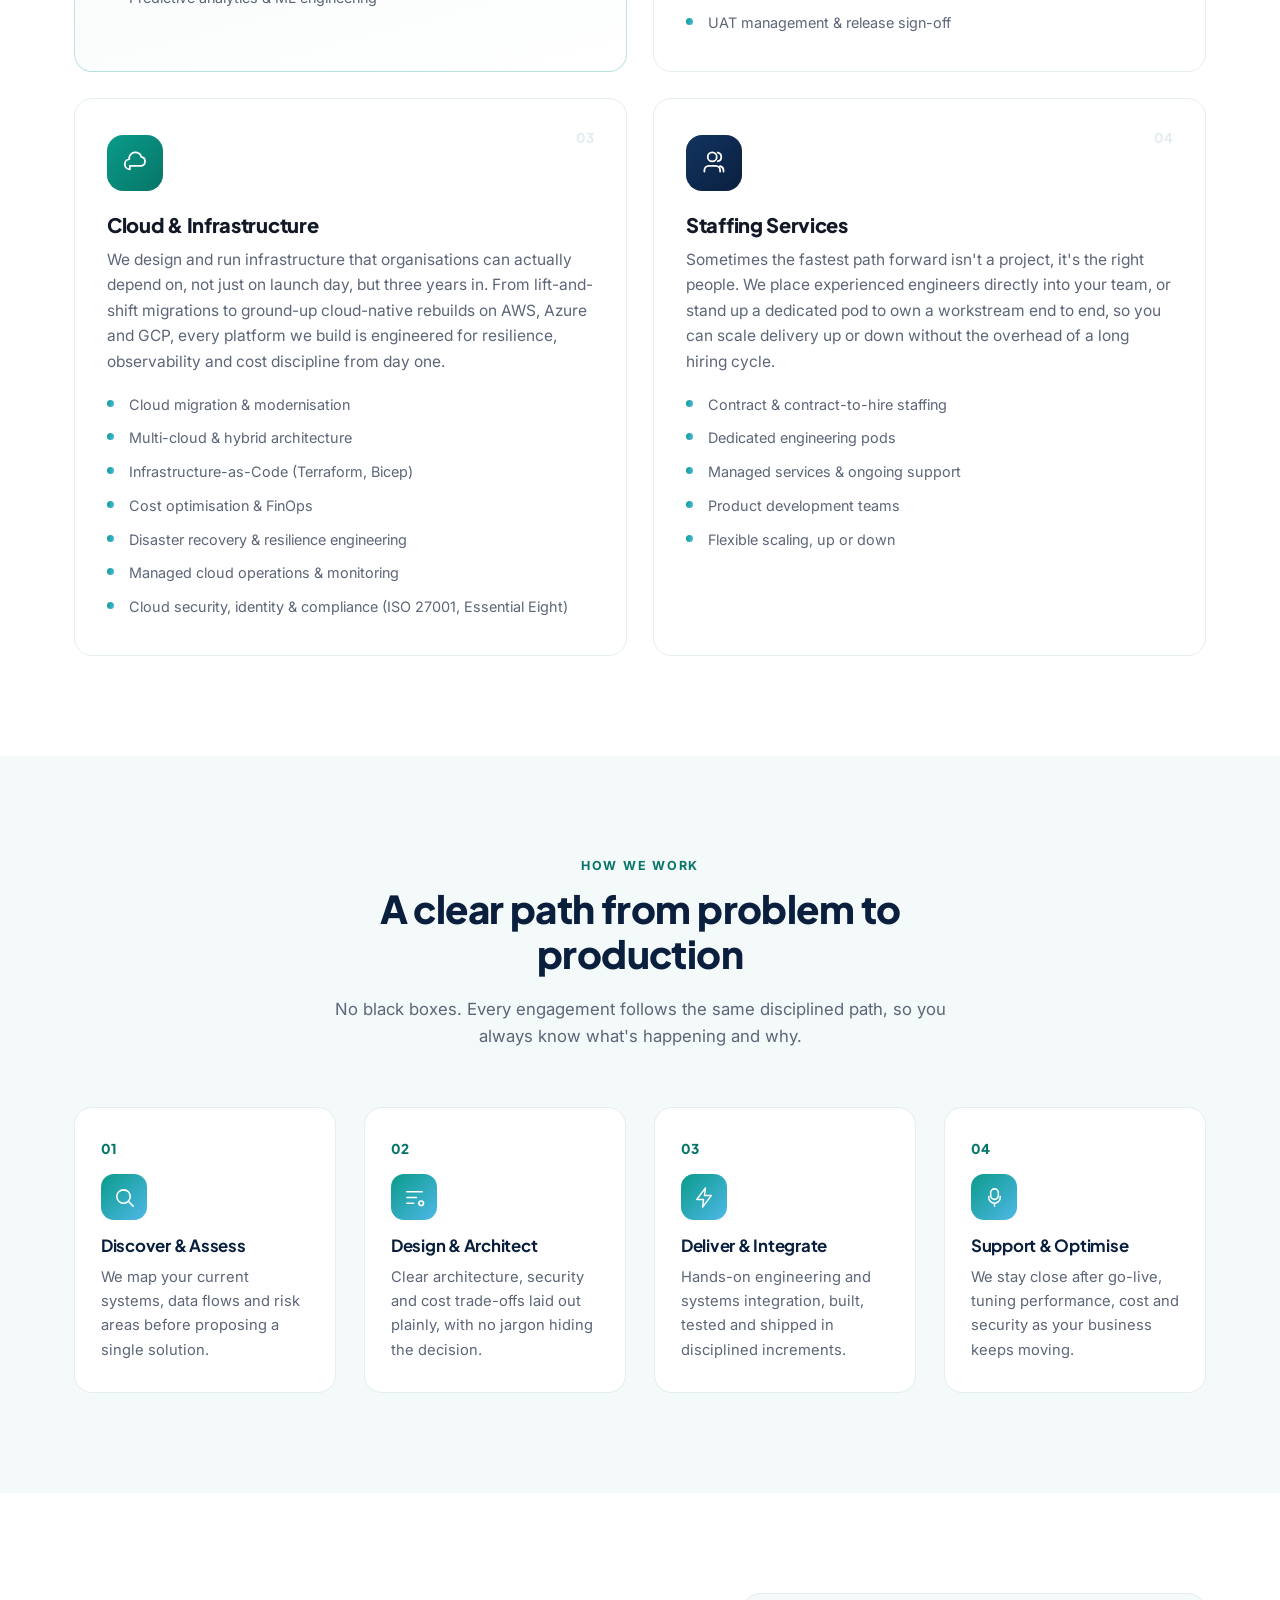
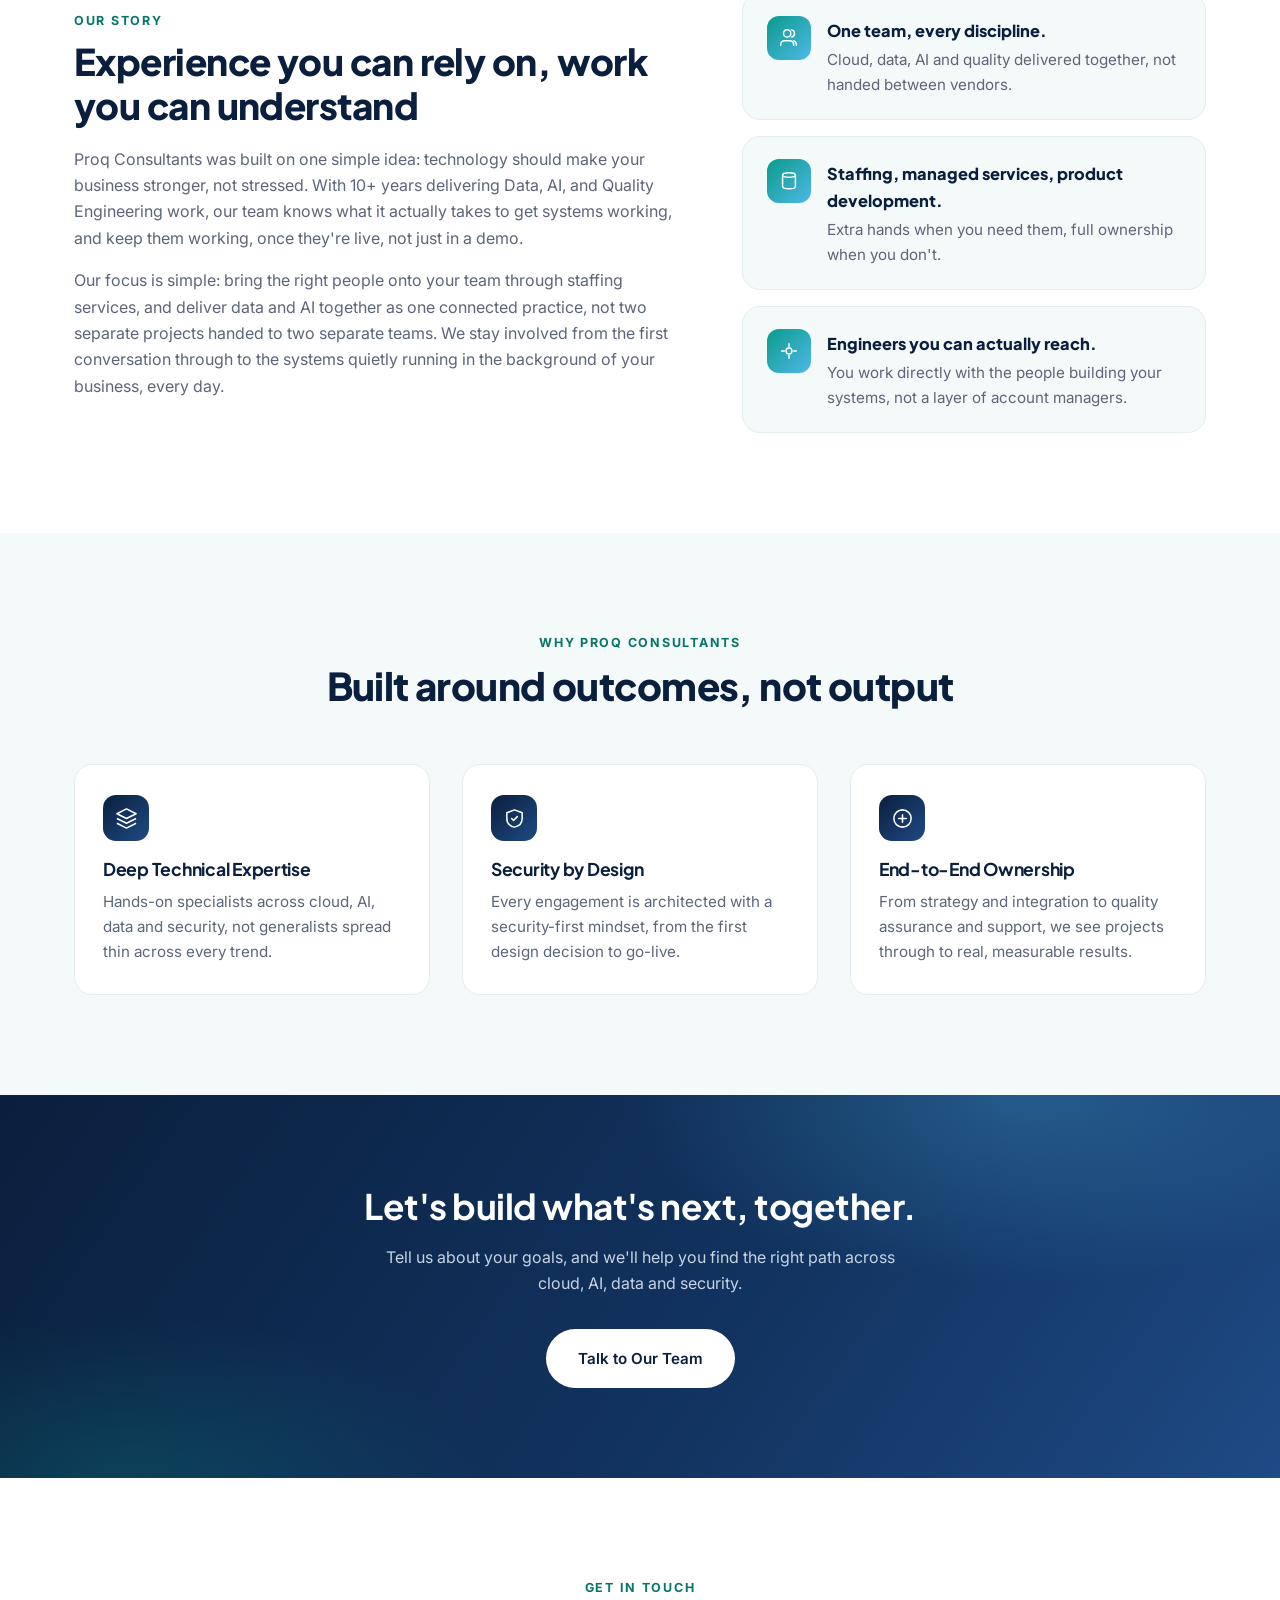
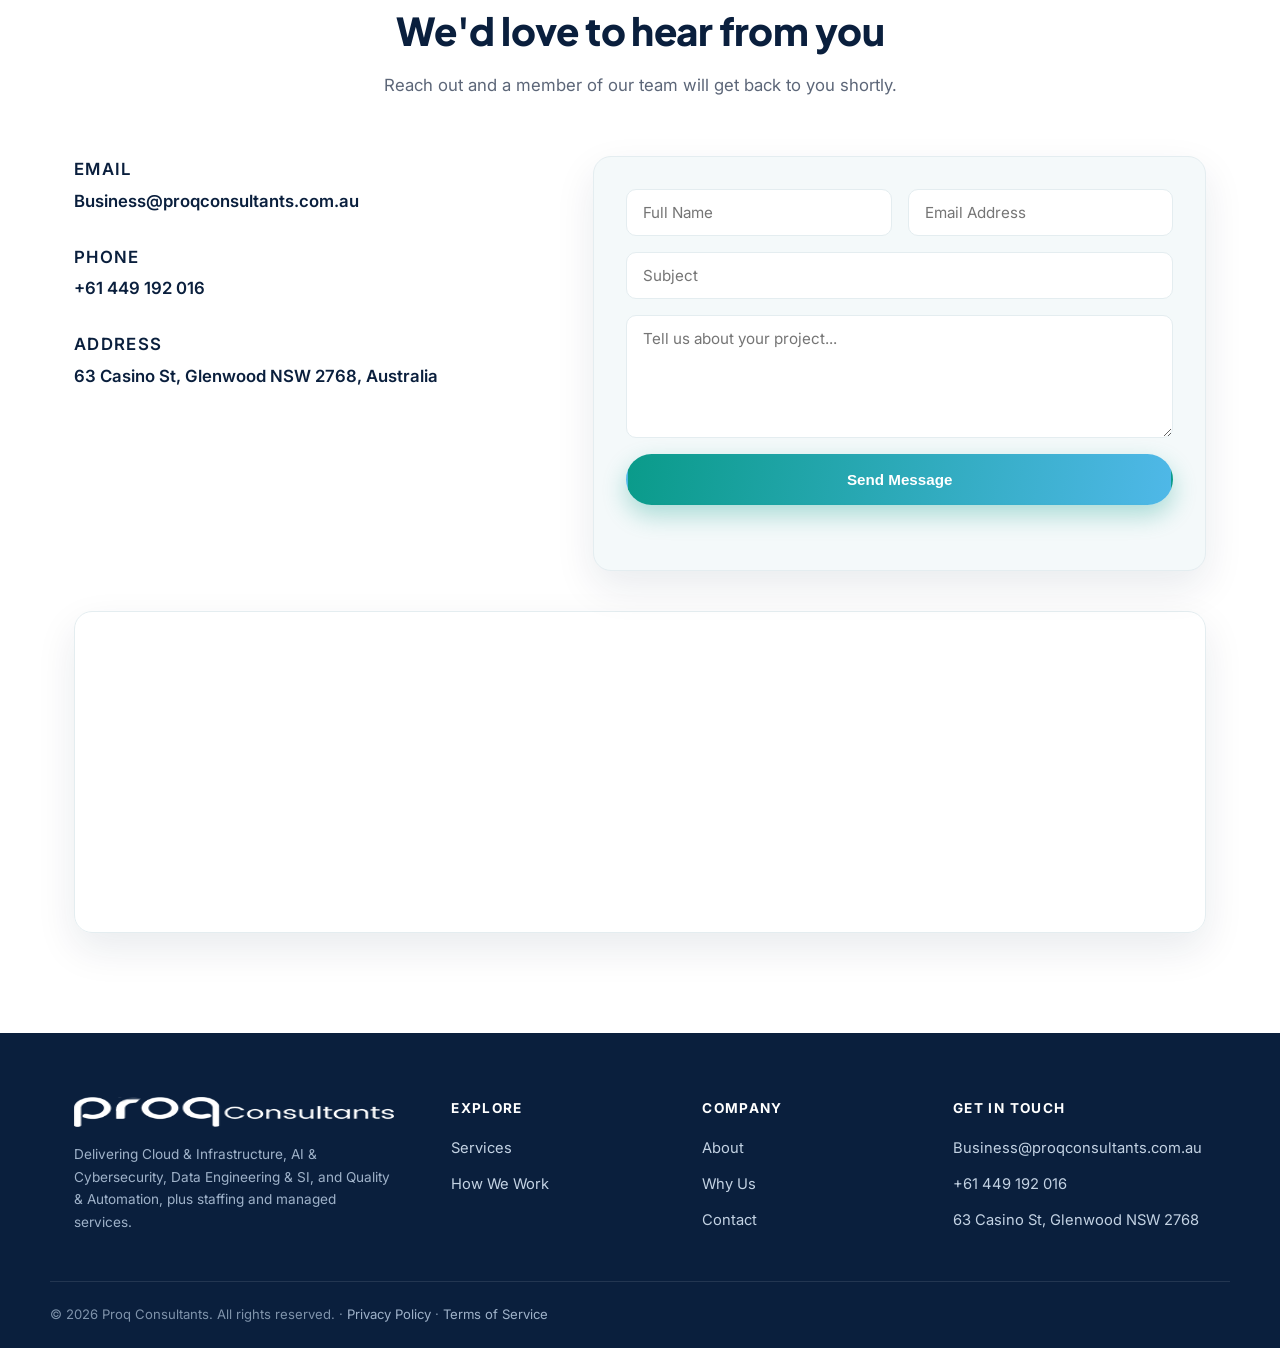
<file: proq-consultants-website/index.html>
<!DOCTYPE html>
<html lang="en">
<head>
  <meta charset="UTF-8" />
  <meta name="viewport" content="width=device-width, initial-scale=1.0" />
  <title>Proq Consultants | Cloud, AI, Data Engineering &amp; Cybersecurity Experts</title>
  <meta name="description" content="Proq Consultants provides IT solutions, staffing, and managed services across data, AI, and quality engineering, plus product development." />
  <link rel="canonical" href="https://www.proqconsultants.com.au/" />

  <!-- Favicons / app icons -->
  <link rel="icon" type="image/x-icon" href="assets/favicon.ico" />
  <link rel="icon" type="image/png" sizes="16x16" href="assets/favicon-16x16.png" />
  <link rel="icon" type="image/png" sizes="32x32" href="assets/favicon-32x32.png" />
  <link rel="apple-touch-icon" sizes="180x180" href="assets/apple-touch-icon.png" />
  <link rel="manifest" href="site.webmanifest" />
  <meta name="theme-color" content="#0a1f3d" />

  <!-- Open Graph -->
  <meta property="og:type" content="website" />
  <meta property="og:site_name" content="Proq Consultants" />
  <meta property="og:title" content="Proq Consultants | Cloud, AI, Data Engineering &amp; Cybersecurity Experts" />
  <meta property="og:description" content="Proq Consultants provides IT solutions, staffing, and managed services across data, AI, and quality engineering, plus product development." />
  <meta property="og:url" content="https://www.proqconsultants.com.au/" />
  <meta property="og:image" content="https://www.proqconsultants.com.au/assets/og-image.jpg" />
  <meta property="og:image:width" content="1200" />
  <meta property="og:image:height" content="630" />
  <meta property="og:locale" content="en_AU" />

  <!-- Twitter Card -->
  <meta name="twitter:card" content="summary_large_image" />
  <meta name="twitter:title" content="Proq Consultants | Cloud, AI, Data Engineering &amp; Cybersecurity Experts" />
  <meta name="twitter:description" content="Proq Consultants provides IT solutions, staffing, and managed services across data, AI, and quality engineering, plus product development." />
  <meta name="twitter:image" content="https://www.proqconsultants.com.au/assets/og-image.jpg" />

  <link rel="preconnect" href="https://fonts.googleapis.com" />
  <link rel="preconnect" href="https://fonts.gstatic.com" crossorigin />
  <link href="https://fonts.googleapis.com/css2?family=Inter:wght@400;500;600;700;800;900&family=Plus+Jakarta+Sans:wght@500;600;700;800&display=swap" rel="stylesheet" />
  <link rel="stylesheet" href="styles.css?v=20261024c" />

  <!-- Structured data for local business / SEO -->
  <script type="application/ld+json">
  {
    "@context": "https://schema.org",
    "@type": "ProfessionalService",
    "name": "Proq Consultants",
    "url": "https://www.proqconsultants.com.au/",
    "logo": "https://www.proqconsultants.com.au/assets/logo.png",
    "image": "https://www.proqconsultants.com.au/assets/og-image.jpg",
    "description": "Proq Consultants provides IT solutions, staffing, and managed services across data, AI, and quality engineering, plus product development.",
    "email": "Business@proqconsultants.com.au",
    "telephone": "+61449192016",
    "address": {
      "@type": "PostalAddress",
      "streetAddress": "63 Casino St",
      "addressLocality": "Glenwood",
      "addressRegion": "NSW",
      "postalCode": "2768",
      "addressCountry": "AU"
    },
    "areaServed": "AU"
  }
  </script>

  <!--
    Analytics (optional): drop in your GA4 Measurement ID and uncomment to enable.
    <script async src="https://www.googletagmanager.com/gtag/js?id=G-XXXXXXXXXX"></script>
    <script>
      window.dataLayer = window.dataLayer || [];
      function gtag(){dataLayer.push(arguments);}
      gtag('js', new Date());
      gtag('config', 'G-XXXXXXXXXX');
    </script>
  -->
</head>
<body>

  <!-- Header -->
  <header class="site-header" id="header">
    <div class="container header-inner">
      <a href="#top" class="brand">
        <img src="assets/logo.png" alt="Proq Consultants logo" class="brand-logo" />
      </a>

      <nav class="nav-desktop" aria-label="Primary">
        <a href="#services">Services</a>
        <a href="#process">How We Work</a>
        <a href="#about">About</a>
        <a href="#contact">Contact</a>
      </nav>

      <a href="#contact" class="btn btn-primary nav-cta">Get in Touch</a>

      <button class="nav-toggle" id="navToggle" aria-label="Toggle navigation" aria-expanded="false">
        <span></span><span></span><span></span>
      </button>
    </div>

    <nav class="nav-mobile" id="navMobile" aria-label="Mobile">
      <a href="#services">Services</a>
      <a href="#process">How We Work</a>
      <a href="#about">About</a>
      <a href="#why">Why Us</a>
      <a href="#contact">Contact</a>
    </nav>
  </header>

  <main id="top">

    <!-- Hero -->
    <section class="hero">
      <div class="hero-mesh"></div>

      <div class="hero-chip chip-1">
        <svg viewBox="0 0 24 24" fill="none" xmlns="http://www.w3.org/2000/svg"><path d="M7 18a4.5 4.5 0 0 1-.6-8.96A5.5 5.5 0 0 1 17.2 7.1 4 4 0 0 1 17 15H7Z" stroke="currentColor" stroke-width="1.7" stroke-linecap="round" stroke-linejoin="round"/></svg>
        <span>Cloud</span>
      </div>
      <div class="hero-chip chip-2">
        <svg viewBox="0 0 24 24" fill="none" xmlns="http://www.w3.org/2000/svg"><path d="M17 20v-1a4 4 0 0 0-4-4H7a4 4 0 0 0-4 4v1M10 11a4 4 0 1 0 0-8 4 4 0 0 0 0 8ZM20 20v-1a4 4 0 0 0-3-3.87M15 3.13a4 4 0 0 1 0 7.75" stroke="currentColor" stroke-width="1.7" stroke-linecap="round" stroke-linejoin="round"/></svg>
        <span>Staffing</span>
      </div>
      <div class="hero-chip chip-3">
        <svg viewBox="0 0 24 24" fill="none" xmlns="http://www.w3.org/2000/svg"><ellipse cx="12" cy="5.5" rx="7" ry="2.5" stroke="currentColor" stroke-width="1.7"/><path d="M5 5.5V18c0 1.38 3.13 2.5 7 2.5s7-1.12 7-2.5V5.5" stroke="currentColor" stroke-width="1.7" stroke-linecap="round"/></svg>
        <span>Data</span>
      </div>
      <div class="hero-chip chip-4">
        <svg viewBox="0 0 24 24" fill="none" xmlns="http://www.w3.org/2000/svg"><path d="m5 13 4 4L19 7" stroke="currentColor" stroke-width="1.9" stroke-linecap="round" stroke-linejoin="round"/></svg>
        <span>Quality</span>
      </div>

      <div class="container hero-inner">
        <h1><span class="hero-black">IT solutions</span> <span class="text-gradient">anchored in solid engineering.</span></h1>
        <p class="hero-sub">
          We provide IT solutions, staffing, and managed services across data, AI, and quality engineering,
          plus product development, built right the first time.
        </p>
        <div class="hero-actions">
          <a href="#contact" class="btn btn-primary">Start a Conversation</a>
          <a href="#services" class="btn btn-ghost">Explore Our Services</a>
        </div>

      </div>
    </section>

    <!-- Trust strip -->
    <section class="trust-strip">
      <div class="container trust-inner">
        <p>Delivering real outcomes across <strong>Cloud &amp; Infrastructure</strong>, <strong>AI &amp; Cybersecurity</strong>, <strong>Data Engineering &amp; SI</strong> and <strong>Quality &amp; Automation</strong>.</p>
      </div>
    </section>

    <!-- Services -->
    <section class="services" id="services">
      <div class="container">
        <div class="section-head reveal">
          <p class="eyebrow">What We Do</p>
          <h2>Four practices, one accountable partner</h2>
          <p class="section-sub">We don't hand off and disappear. Every engagement is backed by engineers who stay close to the outcome, not just the handover document.</p>
        </div>

        <div class="card-grid">

          <article class="card featured reveal">
            <span class="card-number">01</span>
            <div class="card-icon icon-data">
              <svg viewBox="0 0 24 24" fill="none" xmlns="http://www.w3.org/2000/svg">
                <ellipse cx="12" cy="5.5" rx="7" ry="2.5" stroke="currentColor" stroke-width="1.6"/>
                <path d="M5 5.5V18c0 1.38 3.13 2.5 7 2.5s7-1.12 7-2.5V5.5M5 12c0 1.38 3.13 2.5 7 2.5s7-1.12 7-2.5" stroke="currentColor" stroke-width="1.6" stroke-linecap="round"/>
              </svg>
            </div>
            <h3>Data Engineering &amp; AI</h3>
            <p>This is where Proq Consultants has built its deepest expertise: architecting data platforms, integrating complex systems, and building applied AI on top of data you can actually trust. We build the pipelines, platforms, integrations and models that turn scattered systems into one trusted, decision-ready source of truth.</p>
            <ul class="card-list">
              <li>Modern data platforms (lakehouse &amp; warehousing)</li>
              <li>ETL / ELT pipeline engineering</li>
              <li>Legacy-to-cloud systems integration (SI)</li>
              <li>Master &amp; reference data management</li>
              <li>Applied AI &amp; GenAI solution delivery</li>
              <li>Predictive analytics &amp; ML engineering</li>
            </ul>
          </article>

          <article class="card reveal">
            <span class="card-number">02</span>
            <div class="card-icon icon-testing">
              <svg viewBox="0 0 24 24" fill="none" xmlns="http://www.w3.org/2000/svg">
                <path d="m5 13 4 4L19 7" stroke="currentColor" stroke-width="1.8" stroke-linecap="round" stroke-linejoin="round"/>
                <rect x="3" y="3" width="18" height="18" rx="4" stroke="currentColor" stroke-width="1.4"/>
              </svg>
            </div>
            <h3>QA &amp; AI Automation</h3>
            <p>Quality isn't a phase we bolt on at the end, it's engineered in from the start, and increasingly accelerated by AI. Our quality and automation practice covers everything from AI-assisted test generation to automated regression suites and performance benchmarking under real-world load, giving you the confidence to ship fast without ever shipping broken.</p>
            <ul class="card-list">
              <li>Test strategy &amp; automation frameworks</li>
              <li>AI-assisted test generation &amp; automation</li>
              <li>Performance &amp; load testing</li>
              <li>API &amp; microservices test automation</li>
              <li>CI/CD quality gates</li>
              <li>UAT management &amp; release sign-off</li>
            </ul>
          </article>

          <article class="card reveal">
            <span class="card-number">03</span>
            <div class="card-icon icon-cloud">
              <svg viewBox="0 0 24 24" fill="none" xmlns="http://www.w3.org/2000/svg">
                <path d="M7 18a4.5 4.5 0 0 1-.6-8.96A5.5 5.5 0 0 1 17.2 7.1 4 4 0 0 1 17 15H7Z" stroke="currentColor" stroke-width="1.6" stroke-linecap="round" stroke-linejoin="round"/>
              </svg>
            </div>
            <h3>Cloud &amp; Infrastructure</h3>
            <p>We design and run infrastructure that organisations can actually depend on, not just on launch day, but three years in. From lift-and-shift migrations to ground-up cloud-native rebuilds on AWS, Azure and GCP, every platform we build is engineered for resilience, observability and cost discipline from day one.</p>
            <ul class="card-list">
              <li>Cloud migration &amp; modernisation</li>
              <li>Multi-cloud &amp; hybrid architecture</li>
              <li>Infrastructure-as-Code (Terraform, Bicep)</li>
              <li>Cost optimisation &amp; FinOps</li>
              <li>Disaster recovery &amp; resilience engineering</li>
              <li>Managed cloud operations &amp; monitoring</li>
              <li>Cloud security, identity &amp; compliance (ISO 27001, Essential Eight)</li>
            </ul>
          </article>

          <article class="card reveal">
            <span class="card-number">04</span>
            <div class="card-icon icon-staffing">
              <svg viewBox="0 0 24 24" fill="none" xmlns="http://www.w3.org/2000/svg">
                <path d="M17 20v-1a4 4 0 0 0-4-4H7a4 4 0 0 0-4 4v1M10 11a4 4 0 1 0 0-8 4 4 0 0 0 0 8ZM20 20v-1a4 4 0 0 0-3-3.87M15 3.13a4 4 0 0 1 0 7.75" stroke="currentColor" stroke-width="1.6" stroke-linecap="round" stroke-linejoin="round"/>
              </svg>
            </div>
            <h3>Staffing Services</h3>
            <p>Sometimes the fastest path forward isn't a project, it's the right people. We place experienced engineers directly into your team, or stand up a dedicated pod to own a workstream end to end, so you can scale delivery up or down without the overhead of a long hiring cycle.</p>
            <ul class="card-list">
              <li>Contract &amp; contract-to-hire staffing</li>
              <li>Dedicated engineering pods</li>
              <li>Managed services &amp; ongoing support</li>
              <li>Product development teams</li>
              <li>Flexible scaling, up or down</li>
            </ul>
          </article>

        </div>
      </div>
    </section>

    <!-- Process -->
    <section class="process" id="process">
      <div class="container">
        <div class="section-head reveal">
          <p class="eyebrow">How We Work</p>
          <h2>A clear path from problem to production</h2>
          <p class="section-sub">No black boxes. Every engagement follows the same disciplined path, so you always know what's happening and why.</p>
        </div>

        <div class="process-grid">
          <div class="process-step reveal">
            <span class="process-number">01</span>
            <div class="process-icon">
              <svg viewBox="0 0 24 24" fill="none" xmlns="http://www.w3.org/2000/svg"><circle cx="11" cy="11" r="7" stroke="currentColor" stroke-width="1.7"/><path d="m21 21-4.3-4.3" stroke="currentColor" stroke-width="1.7" stroke-linecap="round"/></svg>
            </div>
            <h3>Discover &amp; Assess</h3>
            <p>We map your current systems, data flows and risk areas before proposing a single solution.</p>
          </div>
          <div class="process-step reveal">
            <span class="process-number">02</span>
            <div class="process-icon">
              <svg viewBox="0 0 24 24" fill="none" xmlns="http://www.w3.org/2000/svg"><path d="M4 6h16M4 12h10M4 18h7" stroke="currentColor" stroke-width="1.7" stroke-linecap="round"/><circle cx="19" cy="18" r="2.4" stroke="currentColor" stroke-width="1.7"/></svg>
            </div>
            <h3>Design &amp; Architect</h3>
            <p>Clear architecture, security and cost trade-offs laid out plainly, with no jargon hiding the decision.</p>
          </div>
          <div class="process-step reveal">
            <span class="process-number">03</span>
            <div class="process-icon">
              <svg viewBox="0 0 24 24" fill="none" xmlns="http://www.w3.org/2000/svg"><path d="M13 2 4 14h7l-1 8 9-12h-7l1-8Z" stroke="currentColor" stroke-width="1.5" stroke-linejoin="round"/></svg>
            </div>
            <h3>Deliver &amp; Integrate</h3>
            <p>Hands-on engineering and systems integration, built, tested and shipped in disciplined increments.</p>
          </div>
          <div class="process-step reveal">
            <span class="process-number">04</span>
            <div class="process-icon">
              <svg viewBox="0 0 24 24" fill="none" xmlns="http://www.w3.org/2000/svg"><path d="M12 3a4 4 0 0 1 4 4v3a4 4 0 0 1-4 4 4 4 0 0 1-4-4V7a4 4 0 0 1 4-4Z" stroke="currentColor" stroke-width="1.6"/><path d="M6 11v1a6 6 0 0 0 12 0v-1M12 18v3" stroke="currentColor" stroke-width="1.6" stroke-linecap="round"/></svg>
            </div>
            <h3>Support &amp; Optimise</h3>
            <p>We stay close after go-live, tuning performance, cost and security as your business keeps moving.</p>
          </div>
        </div>
      </div>
    </section>

    <!-- About -->
    <section class="about" id="about">
      <div class="container about-inner">
        <div class="about-copy reveal">
          <p class="eyebrow">Our Story</p>
          <h2>Experience you can rely on, work you can understand</h2>
          <p>
            Proq Consultants was built on one simple idea: technology should make your business stronger,
            not stressed. With 10+ years delivering Data, AI, and Quality Engineering work, our team knows
            what it actually takes to get systems working, and keep them working, once they're live, not just
            in a demo.
          </p>
          <p>
            Our focus is simple: bring the right people onto your team through staffing services, and deliver
            data and AI together as one connected practice, not two separate projects handed to two separate
            teams. We stay involved from the first conversation through to the systems quietly running in the
            background of your business, every day.
          </p>
        </div>
        <div class="about-stats reveal">
          <div class="stat">
            <div class="stat-icon">
              <svg viewBox="0 0 24 24" fill="none" xmlns="http://www.w3.org/2000/svg"><path d="M17 20v-1a4 4 0 0 0-4-4H7a4 4 0 0 0-4 4v1M10 11a4 4 0 1 0 0-8 4 4 0 0 0 0 8ZM20 20v-1a4 4 0 0 0-3-3.87M15 3.13a4 4 0 0 1 0 7.75" stroke="currentColor" stroke-width="1.6" stroke-linecap="round" stroke-linejoin="round"/></svg>
            </div>
            <p class="stat-text"><strong>One team, every discipline.</strong> Cloud, data, AI and quality delivered together, not handed between vendors.</p>
          </div>
          <div class="stat">
            <div class="stat-icon">
              <svg viewBox="0 0 24 24" fill="none" xmlns="http://www.w3.org/2000/svg"><ellipse cx="12" cy="5.5" rx="7" ry="2.5" stroke="currentColor" stroke-width="1.6"/><path d="M5 5.5V18c0 1.38 3.13 2.5 7 2.5s7-1.12 7-2.5V5.5" stroke="currentColor" stroke-width="1.6" stroke-linecap="round"/></svg>
            </div>
            <p class="stat-text"><strong>Staffing, managed services, product development.</strong> Extra hands when you need them, full ownership when you don't.</p>
          </div>
          <div class="stat">
            <div class="stat-icon">
              <svg viewBox="0 0 24 24" fill="none" xmlns="http://www.w3.org/2000/svg"><circle cx="12" cy="12" r="3.2" stroke="currentColor" stroke-width="1.6"/><path d="M4 12h3M17 12h3M12 4v3M12 17v3" stroke="currentColor" stroke-width="1.6" stroke-linecap="round"/></svg>
            </div>
            <p class="stat-text"><strong>Engineers you can actually reach.</strong> You work directly with the people building your systems, not a layer of account managers.</p>
          </div>
        </div>
      </div>
    </section>

    <!-- Why Us -->
    <section class="why" id="why">
      <div class="container">
        <div class="section-head reveal">
          <p class="eyebrow">Why Proq Consultants</p>
          <h2>Built around outcomes, not output</h2>
        </div>
        <div class="why-grid">
          <div class="why-item reveal">
            <div class="why-icon">
              <svg viewBox="0 0 24 24" fill="none" xmlns="http://www.w3.org/2000/svg"><path d="M12 2 2 7l10 5 10-5-10-5Z" stroke="currentColor" stroke-width="1.6" stroke-linejoin="round"/><path d="M2 17l10 5 10-5M2 12l10 5 10-5" stroke="currentColor" stroke-width="1.6" stroke-linejoin="round"/></svg>
            </div>
            <h3>Deep Technical Expertise</h3>
            <p>Hands-on specialists across cloud, AI, data and security, not generalists spread thin across every trend.</p>
          </div>
          <div class="why-item reveal">
            <div class="why-icon">
              <svg viewBox="0 0 24 24" fill="none" xmlns="http://www.w3.org/2000/svg"><path d="M12 3 4 6v6c0 4.5 3.2 7.9 8 9 4.8-1.1 8-4.5 8-9V6l-8-3Z" stroke="currentColor" stroke-width="1.6" stroke-linejoin="round"/><path d="m9 12 2 2 4-4" stroke="currentColor" stroke-width="1.6" stroke-linecap="round" stroke-linejoin="round"/></svg>
            </div>
            <h3>Security by Design</h3>
            <p>Every engagement is architected with a security-first mindset, from the first design decision to go-live.</p>
          </div>
          <div class="why-item reveal">
            <div class="why-icon">
              <svg viewBox="0 0 24 24" fill="none" xmlns="http://www.w3.org/2000/svg"><circle cx="12" cy="12" r="9" stroke="currentColor" stroke-width="1.6"/><path d="M8 12h8M12 8v8" stroke="currentColor" stroke-width="1.6" stroke-linecap="round"/></svg>
            </div>
            <h3>End-to-End Ownership</h3>
            <p>From strategy and integration to quality assurance and support, we see projects through to real, measurable results.</p>
          </div>
        </div>
      </div>
    </section>

    <!-- CTA -->
    <section class="cta">
      <div class="cta-mesh"></div>
      <div class="container cta-inner reveal">
        <h2>Let's build what's next, together.</h2>
        <p>Tell us about your goals, and we'll help you find the right path across cloud, AI, data and security.</p>
        <a href="#contact" class="btn btn-light">Talk to Our Team</a>
      </div>
    </section>

    <!-- Contact -->
    <section class="contact" id="contact">
      <div class="container contact-inner">
        <div class="section-head reveal">
          <p class="eyebrow">Get in Touch</p>
          <h2>We'd love to hear from you</h2>
          <p class="section-sub">Reach out and a member of our team will get back to you shortly.</p>
        </div>

        <div class="contact-grid reveal">
          <div class="contact-details">
            <div class="contact-item">
              <span class="contact-label">Email</span>
              <a href="mailto:Business@proqconsultants.com.au">Business@proqconsultants.com.au</a>
            </div>
            <div class="contact-item">
              <span class="contact-label">Phone</span>
              <a href="tel:+61449192016">+61 449 192 016</a>
            </div>
            <div class="contact-item">
              <span class="contact-label">Address</span>
              <span>63 Casino St, Glenwood NSW 2768, Australia</span>
            </div>
          </div>

          <form class="contact-form" id="contactForm">
            <p class="hp-field" aria-hidden="true">
              <label>Leave this field empty <input tabindex="-1" autocomplete="off" name="bot-field" /></label>
            </p>

            <div class="form-row">
              <input type="text" name="name" placeholder="Full Name" required />
              <input type="email" name="email" placeholder="Email Address" required />
            </div>
            <input type="text" name="subject" placeholder="Subject" />
            <textarea name="message" rows="5" placeholder="Tell us about your project..." required></textarea>
            <button type="submit" class="btn btn-primary" id="submitBtn">Send Message</button>
            <p class="form-note" id="formNote" role="status"></p>
          </form>
        </div>

        <div class="contact-map reveal">
          <iframe
            title="Proq Consultants location"
            src="https://www.google.com/maps?q=63+Casino+St,+Glenwood+NSW+2768,+Australia&output=embed"
            width="100%"
            height="320"
            style="border:0"
            loading="lazy"
            referrerpolicy="no-referrer-when-downgrade">
          </iframe>
        </div>
      </div>
    </section>

  </main>

  <!-- Footer -->
  <footer class="site-footer">
    <div class="container footer-top">
      <div class="footer-col footer-brand-col">
        <img src="assets/logo.png" alt="Proq Consultants logo" class="footer-logo" />
        <p>Delivering Cloud &amp; Infrastructure, AI &amp; Cybersecurity, Data Engineering &amp; SI, and Quality &amp; Automation, plus staffing and managed services.</p>
      </div>
      <div class="footer-col">
        <h4>Explore</h4>
        <a href="#services">Services</a>
        <a href="#process">How We Work</a>
      </div>
      <div class="footer-col">
        <h4>Company</h4>
        <a href="#about">About</a>
        <a href="#why">Why Us</a>
        <a href="#contact">Contact</a>
      </div>
      <div class="footer-col">
        <h4>Get in Touch</h4>
        <a href="mailto:Business@proqconsultants.com.au">Business@proqconsultants.com.au</a>
        <a href="tel:+61449192016">+61 449 192 016</a>
        <span>63 Casino St, Glenwood NSW 2768</span>
      </div>
    </div>
    <div class="container footer-bottom">
      <p>&copy; <span id="year"></span> Proq Consultants. All rights reserved. · <a href="privacy-policy.html">Privacy Policy</a> · <a href="terms.html">Terms of Service</a></p>
    </div>
  </footer>

  <a href="#top" class="back-to-top" id="backToTop" aria-label="Back to top">
    <svg viewBox="0 0 24 24" fill="none" xmlns="http://www.w3.org/2000/svg"><path d="M12 19V5M5 12l7-7 7 7" stroke="currentColor" stroke-width="2" stroke-linecap="round" stroke-linejoin="round"/></svg>
  </a>

  <script src="script.js"></script>
</body>
</html>
</file>
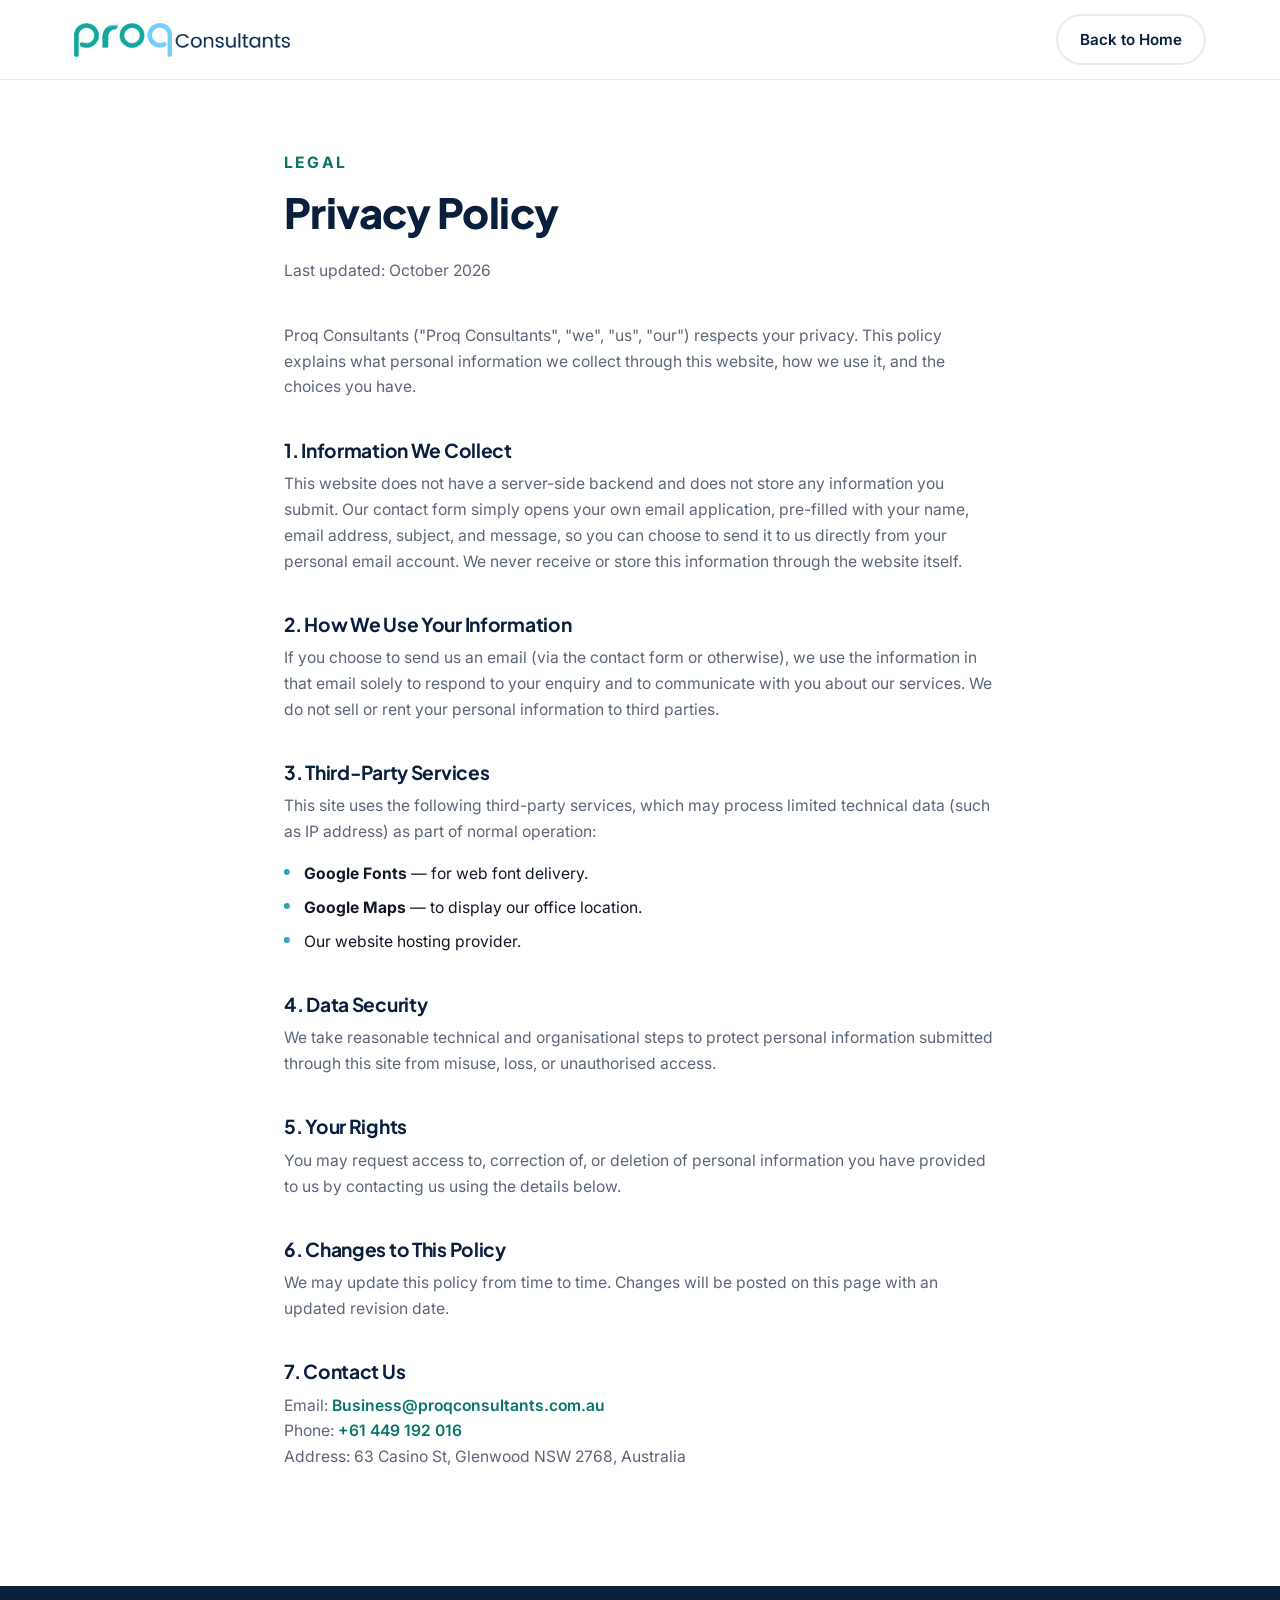
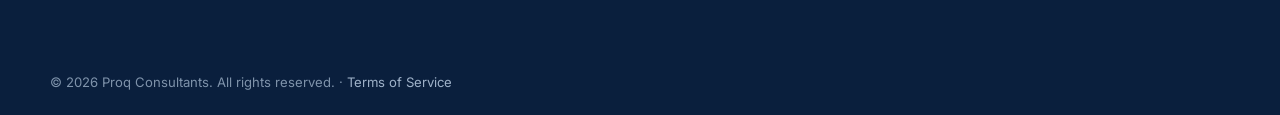
<file: privacy-policy.html>
<!-- Template notice (not shown to site visitors): general-purpose policy, not legal advice. -->
<!DOCTYPE html>
<html lang="en">
<head>
  <meta charset="UTF-8" />
  <meta name="viewport" content="width=device-width, initial-scale=1.0" />
  <title>Privacy Policy | Proq Consultants</title>
  <meta name="robots" content="noindex, follow" />
  <link rel="icon" type="image/png" href="assets/favicon-32x32.png" />
  <link href="https://fonts.googleapis.com/css2?family=Inter:wght@400;500;600;700;800&family=Plus+Jakarta+Sans:wght@600;700;800&display=swap" rel="stylesheet" />
  <link rel="stylesheet" href="styles.css" />
</head>
<body>

  <header class="site-header">
    <div class="container header-inner">
      <a href="index.html" class="brand">
        <img src="assets/logo.png" alt="Proq Consultants logo" class="brand-logo" />
      </a>
      <a href="index.html" class="btn btn-ghost nav-cta">Back to Home</a>
    </div>
  </header>

  <main>
    <section class="legal">
      <div class="container legal-inner">
        <p class="eyebrow">Legal</p>
        <h1>Privacy Policy</h1>
        <p class="legal-updated">Last updated: October 2026</p>

        <p>Proq Consultants ("Proq Consultants", "we", "us", "our") respects your privacy. This policy explains what personal information we collect through this website, how we use it, and the choices you have.</p>

        <h2>1. Information We Collect</h2>
        <p>This website does not have a server-side backend and does not store any information you submit. Our contact form simply opens your own email application, pre-filled with your name, email address, subject, and message, so you can choose to send it to us directly from your personal email account. We never receive or store this information through the website itself.</p>

        <h2>2. How We Use Your Information</h2>
        <p>If you choose to send us an email (via the contact form or otherwise), we use the information in that email solely to respond to your enquiry and to communicate with you about our services. We do not sell or rent your personal information to third parties.</p>

        <h2>3. Third-Party Services</h2>
        <p>This site uses the following third-party services, which may process limited technical data (such as IP address) as part of normal operation:</p>
        <ul class="legal-list">
          <li><strong>Google Fonts</strong> — for web font delivery.</li>
          <li><strong>Google Maps</strong> — to display our office location.</li>
          <li>Our website hosting provider.</li>
        </ul>

        <h2>4. Data Security</h2>
        <p>We take reasonable technical and organisational steps to protect personal information submitted through this site from misuse, loss, or unauthorised access.</p>

        <h2>5. Your Rights</h2>
        <p>You may request access to, correction of, or deletion of personal information you have provided to us by contacting us using the details below.</p>

        <h2>6. Changes to This Policy</h2>
        <p>We may update this policy from time to time. Changes will be posted on this page with an updated revision date.</p>

        <h2>7. Contact Us</h2>
        <p>
          Email: <a href="mailto:Business@proqconsultants.com.au">Business@proqconsultants.com.au</a><br />
          Phone: <a href="tel:+61449192016">+61 449 192 016</a><br />
          Address: 63 Casino St, Glenwood NSW 2768, Australia
        </p>
      </div>
    </section>
  </main>

  <footer class="site-footer">
    <div class="container footer-bottom">
      <p>&copy; <span id="year"></span> Proq Consultants. All rights reserved. · <a href="terms.html">Terms of Service</a></p>
    </div>
  </footer>

  <script>document.getElementById('year').textContent = new Date().getFullYear();</script>
</body>
</html>
</file>
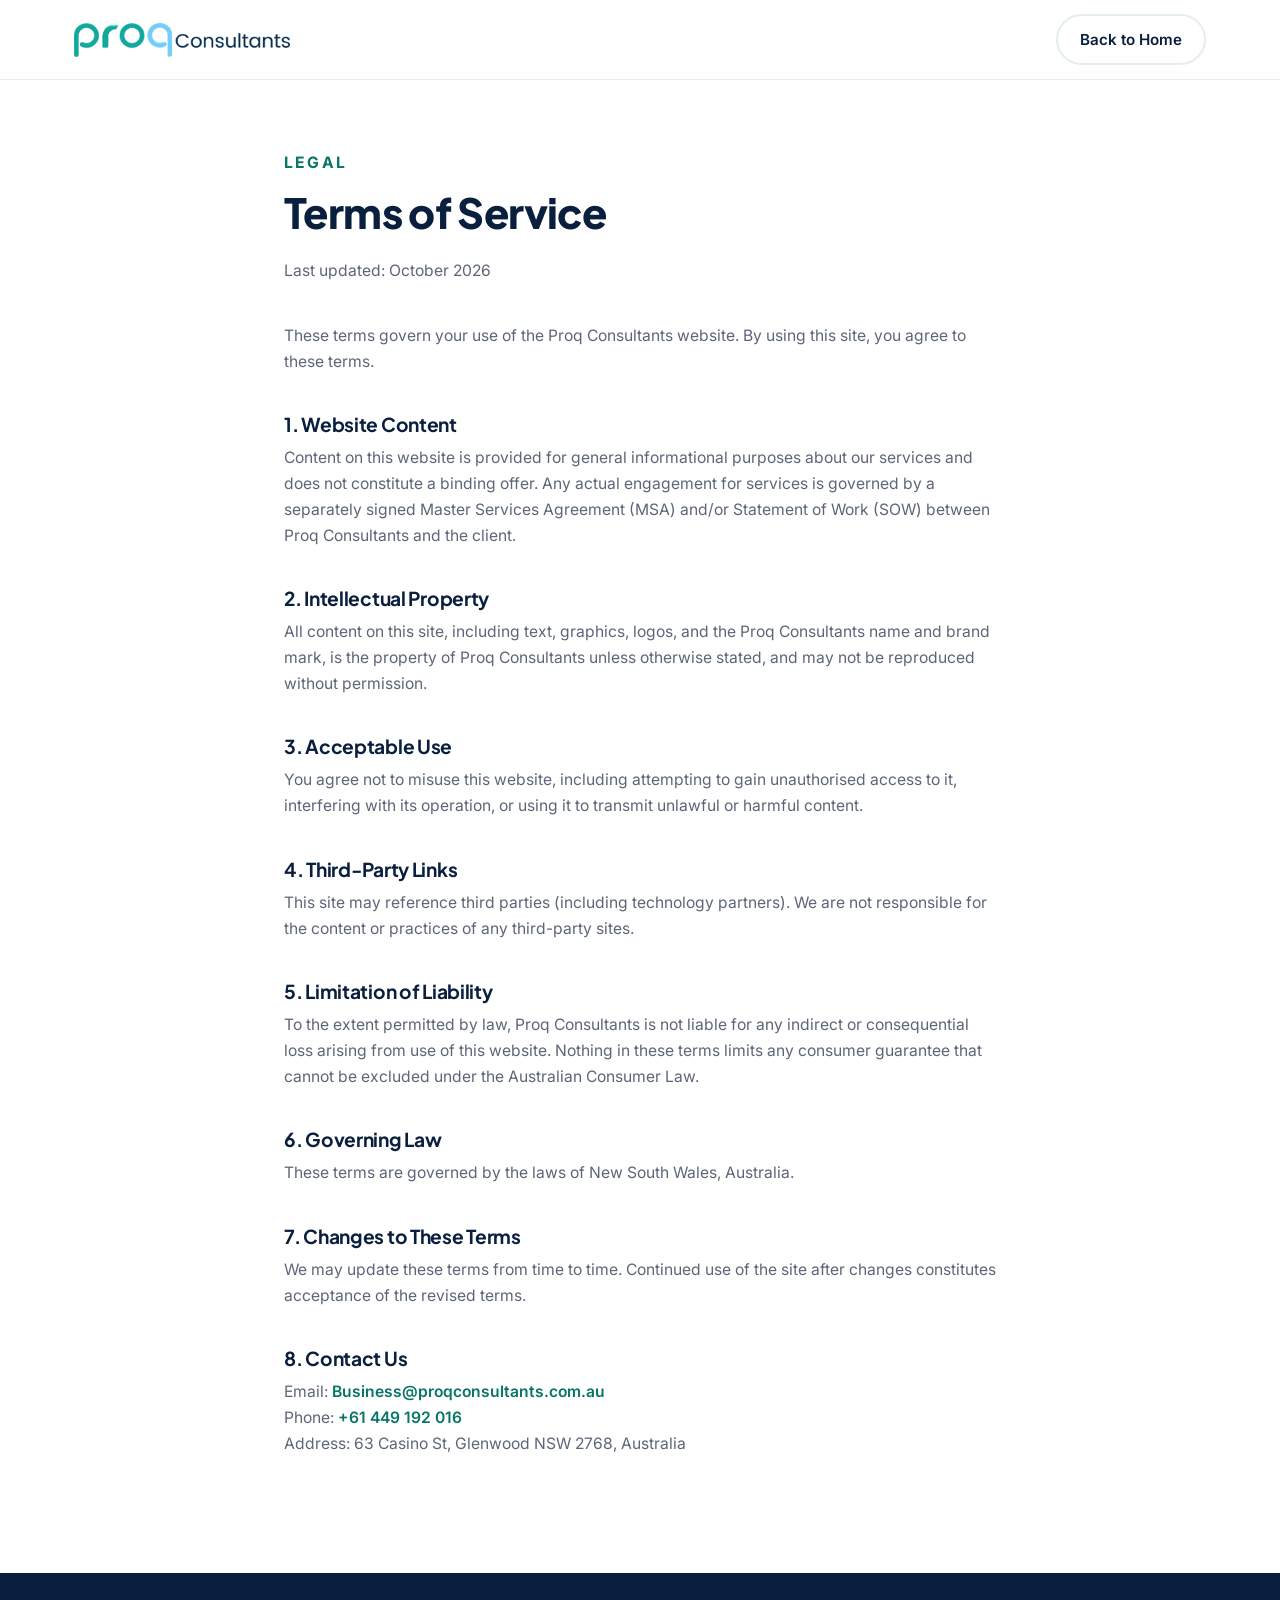
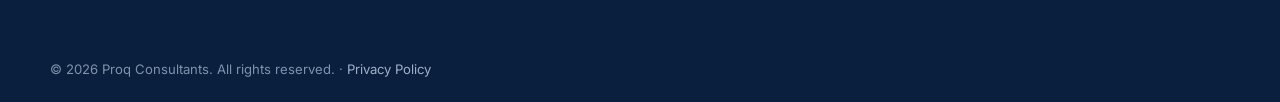
<file: terms.html>
<!-- Template notice (not shown to site visitors): general-purpose terms, not legal advice. -->
<!DOCTYPE html>
<html lang="en">
<head>
  <meta charset="UTF-8" />
  <meta name="viewport" content="width=device-width, initial-scale=1.0" />
  <title>Terms of Service | Proq Consultants</title>
  <meta name="robots" content="noindex, follow" />
  <link rel="icon" type="image/png" href="assets/favicon-32x32.png" />
  <link href="https://fonts.googleapis.com/css2?family=Inter:wght@400;500;600;700;800&family=Plus+Jakarta+Sans:wght@600;700;800&display=swap" rel="stylesheet" />
  <link rel="stylesheet" href="styles.css" />
</head>
<body>

  <header class="site-header">
    <div class="container header-inner">
      <a href="index.html" class="brand">
        <img src="assets/logo.png" alt="Proq Consultants logo" class="brand-logo" />
      </a>
      <a href="index.html" class="btn btn-ghost nav-cta">Back to Home</a>
    </div>
  </header>

  <main>
    <section class="legal">
      <div class="container legal-inner">
        <p class="eyebrow">Legal</p>
        <h1>Terms of Service</h1>
        <p class="legal-updated">Last updated: October 2026</p>

        <p>These terms govern your use of the Proq Consultants website. By using this site, you agree to these terms.</p>

        <h2>1. Website Content</h2>
        <p>Content on this website is provided for general informational purposes about our services and does not constitute a binding offer. Any actual engagement for services is governed by a separately signed Master Services Agreement (MSA) and/or Statement of Work (SOW) between Proq Consultants and the client.</p>

        <h2>2. Intellectual Property</h2>
        <p>All content on this site, including text, graphics, logos, and the Proq Consultants name and brand mark, is the property of Proq Consultants unless otherwise stated, and may not be reproduced without permission.</p>

        <h2>3. Acceptable Use</h2>
        <p>You agree not to misuse this website, including attempting to gain unauthorised access to it, interfering with its operation, or using it to transmit unlawful or harmful content.</p>

        <h2>4. Third-Party Links</h2>
        <p>This site may reference third parties (including technology partners). We are not responsible for the content or practices of any third-party sites.</p>

        <h2>5. Limitation of Liability</h2>
        <p>To the extent permitted by law, Proq Consultants is not liable for any indirect or consequential loss arising from use of this website. Nothing in these terms limits any consumer guarantee that cannot be excluded under the Australian Consumer Law.</p>

        <h2>6. Governing Law</h2>
        <p>These terms are governed by the laws of New South Wales, Australia.</p>

        <h2>7. Changes to These Terms</h2>
        <p>We may update these terms from time to time. Continued use of the site after changes constitutes acceptance of the revised terms.</p>

        <h2>8. Contact Us</h2>
        <p>
          Email: <a href="mailto:Business@proqconsultants.com.au">Business@proqconsultants.com.au</a><br />
          Phone: <a href="tel:+61449192016">+61 449 192 016</a><br />
          Address: 63 Casino St, Glenwood NSW 2768, Australia
        </p>
      </div>
    </section>
  </main>

  <footer class="site-footer">
    <div class="container footer-bottom">
      <p>&copy; <span id="year"></span> Proq Consultants. All rights reserved. · <a href="privacy-policy.html">Privacy Policy</a></p>
    </div>
  </footer>

  <script>document.getElementById('year').textContent = new Date().getFullYear();</script>
</body>
</html>
</file>
<file: styles.css>
/* ---------- Tokens ---------- */
:root {
  --teal: #0a9b8a;
  --teal-dark: #077567;
  --teal-light: #4fd6c3;
  --sky: #4fb8e8;
  --sky-light: #9bdcf5;
  --navy: #0a1f3d;
  --navy-mid: #123461;
  --navy-light: #1f4a85;
  --ink: #121826;
  --muted: #5c6678;
  --bg: #ffffff;
  --bg-soft: #f4f9fa;
  --bg-tint: #eef6f6;
  --border: #e4edf0;
  --radius: 18px;
  --shadow: 0 16px 40px rgba(10, 31, 61, 0.09);
  --shadow-lg: 0 24px 60px rgba(10, 31, 61, 0.14);
  --max-width: 1180px;
  --font: 'Inter', system-ui, -apple-system, Segoe UI, Roboto, sans-serif;
  --font-display: 'Plus Jakarta Sans', var(--font);
}

@media (prefers-color-scheme: dark) {
  :root {
    --bg: #081120;
    --bg-soft: #0c1826;
    --bg-tint: #0e1d2c;
    --ink: #eef3f8;
    --muted: #a7b3c4;
    --border: #1c2a3c;
    --shadow: 0 16px 40px rgba(0, 0, 0, 0.4);
    --shadow-lg: 0 24px 60px rgba(0, 0, 0, 0.5);
  }
}

/* ---------- Reset ---------- */
* { box-sizing: border-box; }
html { scroll-behavior: smooth; }
body {
  margin: 0;
  font-family: var(--font);
  color: var(--ink);
  background: var(--bg);
  line-height: 1.65;
  -webkit-font-smoothing: antialiased;
}
img { max-width: 100%; display: block; }
a { color: inherit; text-decoration: none; }
h1, h2, h3 { font-family: var(--font-display); line-height: 1.18; margin: 0 0 0.5em; color: var(--ink); letter-spacing: -0.015em; }
p { margin: 0 0 1em; color: var(--muted); }
ul { margin: 0; padding: 0; list-style: none; }
.sr-only { position: absolute; width: 1px; height: 1px; overflow: hidden; clip: rect(0,0,0,0); }

/* ---------- Scroll reveal ---------- */
.reveal {
  opacity: 0;
  transform: translateY(22px);
  transition: opacity 0.7s ease, transform 0.7s ease;
}
.reveal.visible { opacity: 1; transform: none; }
@media (prefers-reduced-motion: reduce) {
  .reveal { opacity: 1; transform: none; transition: none; }
}

.container {
  max-width: var(--max-width);
  margin: 0 auto;
  padding: 0 24px;
}

.eyebrow {
  text-transform: uppercase;
  letter-spacing: 0.14em;
  font-size: 0.78rem;
  font-weight: 700;
  color: var(--teal-dark);
  margin: 0 0 0.75em;
}

.text-gradient {
  background: linear-gradient(100deg, var(--teal), var(--sky));
  -webkit-background-clip: text;
  background-clip: text;
  color: transparent;
}

.hero-black {
  color: var(--navy);
}

/* ---------- Buttons ---------- */
.btn {
  display: inline-flex;
  align-items: center;
  justify-content: center;
  padding: 15px 30px;
  border-radius: 999px;
  font-weight: 600;
  font-size: 0.95rem;
  border: 2px solid transparent;
  cursor: pointer;
  transition: transform 0.18s ease, box-shadow 0.18s ease, background 0.18s ease, border-color 0.18s ease, color 0.18s ease;
}
.btn:hover { transform: translateY(-2px); }

.btn-primary {
  background: linear-gradient(100deg, var(--teal), var(--sky));
  color: #fff;
  box-shadow: 0 10px 24px rgba(10, 155, 138, 0.32);
}
.btn-primary:hover { box-shadow: 0 16px 32px rgba(10, 155, 138, 0.42); }

.btn-ghost {
  background: transparent;
  border-color: var(--border);
  color: var(--navy);
}
.btn-ghost:hover { border-color: var(--teal); color: var(--teal-dark); }

.btn-light {
  background: #fff;
  color: var(--navy);
}

/* ---------- Header ---------- */
.site-header {
  position: sticky;
  top: 0;
  z-index: 50;
  background: color-mix(in srgb, var(--bg) 82%, transparent);
  backdrop-filter: blur(12px);
  border-bottom: 1px solid var(--border);
  transition: box-shadow 0.25s ease;
}
.site-header.scrolled { box-shadow: 0 8px 24px rgba(10, 31, 61, 0.08); }
.header-inner {
  display: flex;
  align-items: center;
  justify-content: space-between;
  padding: 14px 24px;
  gap: 24px;
}
.brand { display: flex; align-items: center; }
.brand-logo { height: 34px; width: auto; }

.nav-desktop { display: flex; gap: 30px; margin-left: auto; }
.nav-desktop a { font-weight: 500; font-size: 0.95rem; color: var(--navy); }
.nav-desktop a:hover { color: var(--teal-dark); }

.nav-cta { margin-left: 24px; padding: 11px 22px; }

.nav-toggle {
  display: none;
  flex-direction: column;
  gap: 5px;
  background: none;
  border: none;
  cursor: pointer;
  padding: 6px;
}
.nav-toggle span {
  width: 24px;
  height: 2px;
  background: var(--navy);
  border-radius: 2px;
}

.nav-mobile {
  display: none;
  flex-direction: column;
  padding: 8px 24px 20px;
  border-top: 1px solid var(--border);
}
.nav-mobile a {
  padding: 12px 0;
  font-weight: 500;
  color: var(--navy);
  border-bottom: 1px solid var(--border);
}
.nav-mobile.open { display: flex; }

@media (max-width: 900px) {
  .nav-desktop, .nav-cta { display: none; }
  .nav-toggle { display: flex; }
}

/* ---------- Hero ---------- */
.hero {
  position: relative;
  overflow: hidden;
  padding: 130px 0 70px;
  text-align: center;
  background: var(--bg-soft);
}
.hero-mesh {
  position: absolute;
  inset: 0;
  pointer-events: none;
  background:
    radial-gradient(42% 55% at 18% 15%, rgba(10,155,138,0.20), transparent 70%),
    radial-gradient(38% 50% at 85% 10%, rgba(79,184,232,0.24), transparent 70%),
    radial-gradient(50% 60% at 50% 100%, rgba(10,31,61,0.06), transparent 70%);
}
.hero-inner { position: relative; z-index: 1; max-width: 780px; margin: 0 auto; }

.hero-chip {
  position: absolute;
  z-index: 1;
  display: flex;
  align-items: center;
  gap: 8px;
  padding: 10px 18px;
  border-radius: 999px;
  background: var(--bg);
  border: 1px solid var(--border);
  box-shadow: var(--shadow);
  font-size: 0.85rem;
  font-weight: 700;
  color: var(--navy);
  opacity: 0;
  animation: chip-in 0.7s ease forwards, chip-drift 8s ease-in-out infinite;
}
.hero-chip::before {
  content: "";
  position: absolute;
  inset: -10px;
  border-radius: 999px;
  background: radial-gradient(circle, rgba(10,155,138,0.22), transparent 70%);
  z-index: -1;
  animation: chip-pulse 3.4s ease-in-out infinite;
}
.hero-chip svg {
  width: 18px;
  height: 18px;
  color: var(--teal-dark);
  animation: icon-spin 5s ease-in-out infinite;
}

.chip-1 { top: 15%; left: 5%; animation-delay: 0s, 0.4s; }
.chip-2 { top: 10%; right: 6%; animation-delay: 0.15s, 1.6s; }
.chip-2 svg { color: var(--navy-light); }
.chip-2::before { background: radial-gradient(circle, rgba(31,74,133,0.2), transparent 70%); }
.chip-3 { bottom: 22%; left: 8%; animation-delay: 0.3s, 2.8s; }
.chip-3 svg { color: var(--sky); }
.chip-3::before { background: radial-gradient(circle, rgba(79,184,232,0.22), transparent 70%); }
.chip-4 { bottom: 16%; right: 8%; animation-delay: 0.45s, 0.9s; }

@keyframes chip-in {
  from { opacity: 0; transform: scale(0.85) translateY(10px); }
  to { opacity: 1; transform: scale(1) translateY(0); }
}
@keyframes chip-drift {
  0%   { transform: translate(0, 0) rotate(0deg); }
  25%  { transform: translate(7px, -18px) rotate(2deg); }
  50%  { transform: translate(-5px, -28px) rotate(-2deg); }
  75%  { transform: translate(-9px, -10px) rotate(1deg); }
  100% { transform: translate(0, 0) rotate(0deg); }
}
@keyframes chip-pulse {
  0%, 100% { opacity: 0.5; transform: scale(0.9); }
  50% { opacity: 1; transform: scale(1.15); }
}
@keyframes icon-spin {
  0%, 100% { transform: rotate(0deg); }
  50% { transform: rotate(14deg); }
}

@media (max-width: 1100px) {
  .hero-chip { display: none; }
}
@media (prefers-reduced-motion: reduce) {
  .hero-chip, .hero-chip::before, .hero-chip svg {
    animation: chip-in 0.01s forwards;
  }
}

.hero-badge {
  display: inline-flex;
  align-items: center;
  gap: 8px;
  padding: 8px 18px;
  border-radius: 999px;
  background: var(--bg);
  border: 1px solid var(--border);
  box-shadow: var(--shadow);
  font-size: 0.85rem;
  font-weight: 600;
  color: var(--navy);
  margin-bottom: 28px;
}
.badge-dot {
  width: 8px;
  height: 8px;
  border-radius: 50%;
  background: linear-gradient(100deg, var(--teal), var(--sky));
  box-shadow: 0 0 0 4px rgba(10, 155, 138, 0.15);
}

.hero h1 {
  font-size: clamp(2.3rem, 5vw, 3.6rem);
  font-weight: 800;
  letter-spacing: -0.03em;
  color: var(--navy);
}
.hero-sub {
  font-size: 1.12rem;
  max-width: 620px;
  margin: 0 auto 2.2em;
}
.hero-actions {
  display: flex;
  gap: 16px;
  justify-content: center;
  flex-wrap: wrap;
  margin-bottom: 64px;
}

.hero-metrics {
  display: flex;
  align-items: center;
  justify-content: center;
  gap: 28px;
  flex-wrap: wrap;
  background: var(--bg);
  border: 1px solid var(--border);
  border-radius: var(--radius);
  box-shadow: var(--shadow);
  padding: 28px 36px;
}
.metric { display: flex; flex-direction: column; gap: 4px; min-width: 100px; }
.metric-number {
  font-family: var(--font-display);
  font-size: 1.7rem;
  font-weight: 800;
  background: linear-gradient(100deg, var(--teal), var(--sky));
  -webkit-background-clip: text;
  background-clip: text;
  color: transparent;
}
.metric-label { font-size: 0.82rem; color: var(--muted); font-weight: 500; }
.metric-divider { width: 1px; height: 40px; background: var(--border); }

@media (max-width: 760px) {
  .metric-divider { display: none; }
  .hero-metrics { gap: 24px 40px; }
}

/* ---------- Trust strip ---------- */
.trust-strip {
  background: linear-gradient(100deg, var(--navy), var(--navy-mid));
  padding: 20px 0;
}
.trust-inner p {
  margin: 0;
  color: #d9e6f2;
  text-align: center;
  font-size: 0.95rem;
}
.trust-inner strong { color: #fff; }

/* ---------- Section head ---------- */
.section-head {
  max-width: 660px;
  margin: 0 auto 56px;
  text-align: center;
}
.section-head h2 {
  font-size: clamp(1.75rem, 3.4vw, 2.4rem);
  font-weight: 800;
  color: var(--navy);
}
.section-sub { font-size: 1.05rem; }

/* ---------- Services ---------- */
.services { padding: 110px 0 100px; }
.card-grid {
  display: grid;
  grid-template-columns: repeat(2, 1fr);
  gap: 26px;
}
.card {
  position: relative;
  background: var(--bg);
  border: 1px solid var(--border);
  border-radius: var(--radius);
  padding: 36px 32px;
  transition: transform 0.22s ease, box-shadow 0.22s ease, border-color 0.22s ease;
}
.card-number {
  position: absolute;
  top: 28px;
  right: 32px;
  font-family: var(--font-display);
  font-size: 0.85rem;
  font-weight: 800;
  color: var(--border);
}
.card:hover {
  transform: translateY(-6px);
  box-shadow: var(--shadow-lg);
  border-color: transparent;
}
.card.featured {
  background: linear-gradient(165deg, var(--bg-tint), var(--bg));
  border-color: rgba(10, 155, 138, 0.25);
}
.card h3 { font-size: 1.25rem; font-weight: 800; }
.card > p { font-size: 0.97rem; margin-bottom: 18px; }

.card-list {
  display: grid;
  gap: 10px;
}
.card-list li {
  position: relative;
  padding-left: 22px;
  font-size: 0.9rem;
  color: var(--muted);
}
.card-list li::before {
  content: "";
  position: absolute;
  left: 0;
  top: 7px;
  width: 7px;
  height: 7px;
  border-radius: 50%;
  background: linear-gradient(100deg, var(--teal), var(--sky));
}

.card-icon {
  width: 56px;
  height: 56px;
  border-radius: 16px;
  display: flex;
  align-items: center;
  justify-content: center;
  margin-bottom: 22px;
  color: #fff;
}
.card-icon svg { width: 27px; height: 27px; }
.icon-cloud { background: linear-gradient(135deg, var(--teal), var(--teal-dark)); }
.icon-data { background: linear-gradient(135deg, var(--sky), #2f8fc2); }
.icon-testing { background: linear-gradient(135deg, var(--teal-dark), var(--navy)); }
.icon-staffing { background: linear-gradient(135deg, var(--navy-mid), var(--navy)); }

@media (max-width: 860px) {
  .card-grid { grid-template-columns: 1fr; }
}

/* ---------- Process ---------- */
.process { padding: 100px 0; background: var(--bg-soft); }
.process-grid {
  display: grid;
  grid-template-columns: repeat(auto-fit, minmax(230px, 1fr));
  gap: 28px;
  position: relative;
}
.process-step {
  position: relative;
  background: var(--bg);
  border: 1px solid var(--border);
  border-radius: var(--radius);
  padding: 30px 26px;
}
.process-number {
  display: block;
  font-family: var(--font-display);
  font-size: 0.85rem;
  font-weight: 800;
  color: var(--teal-dark);
  margin-bottom: 14px;
}
.process-icon {
  width: 46px;
  height: 46px;
  border-radius: 13px;
  background: linear-gradient(135deg, var(--teal), var(--sky));
  color: #fff;
  display: flex;
  align-items: center;
  justify-content: center;
  margin-bottom: 16px;
}
.process-icon svg { width: 23px; height: 23px; }
.process-step h3 { font-size: 1.05rem; font-weight: 700; color: var(--navy); }
.process-step p { font-size: 0.92rem; margin-bottom: 0; }

/* ---------- Industries ---------- */
.industries { position: relative; overflow: hidden; padding: 100px 0; }
.industries-mesh {
  position: absolute;
  inset: 0;
  pointer-events: none;
  background: radial-gradient(40% 60% at 90% 10%, rgba(79,184,232,0.14), transparent 70%),
              radial-gradient(35% 55% at 5% 90%, rgba(10,155,138,0.12), transparent 70%);
}
.industries .container { position: relative; z-index: 1; }
.industry-grid {
  display: grid;
  grid-template-columns: repeat(auto-fit, minmax(300px, 1fr));
  gap: 26px;
  max-width: 920px;
  margin: 0 auto;
}
.industry-card {
  background: var(--bg);
  border: 1px solid var(--border);
  border-radius: var(--radius);
  padding: 36px 32px;
  box-shadow: var(--shadow);
}
.industry-card h3 { font-size: 1.2rem; font-weight: 800; }
.industry-card p { font-size: 0.95rem; margin-bottom: 0; }

/* ---------- Partners ---------- */
.partners { padding: 70px 0; }
.partners-label {
  text-align: center;
  text-transform: uppercase;
  letter-spacing: 0.14em;
  font-size: 0.78rem;
  font-weight: 700;
  color: var(--muted);
  margin: 0 0 32px;
}
.partners-row {
  display: flex;
  justify-content: center;
  flex-wrap: wrap;
  gap: 20px;
}
.partner-badge {
  display: flex;
  align-items: center;
  gap: 16px;
  background: var(--bg-soft);
  border: 1px solid var(--border);
  border-radius: var(--radius);
  padding: 20px 26px;
  min-width: 300px;
}
.partner-mark {
  width: 46px;
  height: 46px;
  min-width: 46px;
  border-radius: 12px;
  display: flex;
  align-items: center;
  justify-content: center;
  background: var(--bg);
  border: 1px solid var(--border);
}
.partner-mark svg { width: 24px; height: 24px; }
.partner-mark-oracle { color: #c74634; }
.partner-mark-ms svg { width: 22px; height: 22px; }
.partner-copy { display: flex; flex-direction: column; gap: 2px; }
.partner-name { font-weight: 800; color: var(--navy); font-size: 0.98rem; }
.partner-desc { font-size: 0.82rem; color: var(--muted); }

/* ---------- About ---------- */
.about { padding: 100px 0; }
.about-inner {
  display: grid;
  grid-template-columns: 1.3fr 1fr;
  gap: 64px;
  align-items: center;
}
.about-copy h2 {
  font-size: clamp(1.75rem, 3.2vw, 2.3rem);
  font-weight: 800;
  color: var(--navy);
}
.about-stats {
  display: grid;
  gap: 16px;
}
.stat {
  background: var(--bg-soft);
  border: 1px solid var(--border);
  border-radius: var(--radius);
  padding: 22px 24px;
  display: flex;
  align-items: flex-start;
  gap: 16px;
}
.stat-icon {
  width: 44px;
  height: 44px;
  min-width: 44px;
  border-radius: 12px;
  background: linear-gradient(135deg, var(--teal), var(--sky));
  color: #fff;
  display: flex;
  align-items: center;
  justify-content: center;
}
.stat-icon svg { width: 22px; height: 22px; }
.stat-text {
  font-size: 0.95rem;
  color: var(--muted);
  margin: 0;
  padding-top: 2px;
}
.stat-text strong {
  display: block;
  font-family: var(--font-display);
  font-size: 1.02rem;
  font-weight: 800;
  color: var(--navy);
  margin-bottom: 2px;
}

@media (max-width: 860px) {
  .about-inner { grid-template-columns: 1fr; }
}

/* ---------- Why ---------- */
.why { padding: 100px 0; background: var(--bg-soft); }
.why-grid {
  display: grid;
  grid-template-columns: repeat(auto-fit, minmax(240px, 1fr));
  gap: 32px;
}
.why-item {
  background: var(--bg);
  border: 1px solid var(--border);
  border-radius: var(--radius);
  padding: 30px 28px;
}
.why-icon {
  width: 46px;
  height: 46px;
  border-radius: 13px;
  background: linear-gradient(135deg, var(--navy), var(--navy-light));
  color: #fff;
  display: flex;
  align-items: center;
  justify-content: center;
  margin-bottom: 18px;
}
.why-icon svg { width: 23px; height: 23px; }
.why-item h3 {
  font-size: 1.1rem;
  font-weight: 700;
  color: var(--navy);
}
.why-item p { margin-bottom: 0; font-size: 0.95rem; }

/* ---------- CTA ---------- */
.cta {
  position: relative;
  overflow: hidden;
  background: linear-gradient(125deg, var(--navy), var(--navy-mid) 60%, var(--navy-light));
  padding: 90px 0;
  text-align: center;
}
.cta-mesh {
  position: absolute;
  inset: 0;
  background: radial-gradient(45% 70% at 80% 0%, rgba(79,184,232,0.28), transparent 70%),
              radial-gradient(40% 60% at 10% 100%, rgba(10,155,138,0.22), transparent 70%);
  pointer-events: none;
}
.cta-inner { position: relative; z-index: 1; }
.cta h2 { color: #fff; font-size: clamp(1.7rem, 3.4vw, 2.2rem); }
.cta p { color: #c6d4e5; max-width: 520px; margin: 0 auto 2em; }

/* ---------- Contact ---------- */
.contact { padding: 100px 0; }
.contact-grid {
  display: grid;
  grid-template-columns: 1fr 1.3fr;
  gap: 48px;
}
.contact-details {
  display: flex;
  flex-direction: column;
  gap: 28px;
}
.contact-item {
  display: flex;
  flex-direction: column;
  gap: 4px;
}
.contact-label {
  font-size: 0.8rem;
  text-transform: uppercase;
  letter-spacing: 0.08em;
  color: var(--teal-dark);
  font-weight: 700;
}
.contact-item a,
.contact-item span {
  font-size: 1.05rem;
  color: var(--navy);
  font-weight: 600;
}
.contact-item a:hover { color: var(--teal-dark); }

.contact-form {
  background: var(--bg-soft);
  border: 1px solid var(--border);
  border-radius: var(--radius);
  padding: 32px;
  display: flex;
  flex-direction: column;
  gap: 16px;
  box-shadow: var(--shadow);
}
.form-row {
  display: grid;
  grid-template-columns: 1fr 1fr;
  gap: 16px;
}
.contact-form input,
.contact-form textarea {
  font-family: var(--font);
  width: 100%;
  padding: 13px 16px;
  border-radius: 10px;
  border: 1px solid var(--border);
  background: var(--bg);
  color: var(--ink);
  font-size: 0.95rem;
  resize: vertical;
}
.contact-form input:focus,
.contact-form textarea:focus {
  outline: none;
  border-color: var(--teal);
}
.form-note { font-size: 0.9rem; color: var(--teal-dark); margin: 0; min-height: 1.2em; }
.form-note.is-error { color: #c0392b; }
.form-note a { color: inherit; text-decoration: underline; font-weight: 700; }

.hp-field { position: absolute; left: -9999px; top: -9999px; }

.btn[disabled] { opacity: 0.65; cursor: not-allowed; transform: none !important; }

@media (max-width: 860px) {
  .contact-grid { grid-template-columns: 1fr; }
  .form-row { grid-template-columns: 1fr; }
}

.contact-map {
  margin-top: 40px;
  border-radius: var(--radius);
  overflow: hidden;
  border: 1px solid var(--border);
  box-shadow: var(--shadow);
}
.contact-map iframe { display: block; }

/* ---------- Footer ---------- */
.site-footer { background: var(--navy); padding-top: 64px; }
.footer-top {
  display: grid;
  grid-template-columns: 1.6fr 1fr 1fr 1.2fr;
  gap: 40px;
  padding-bottom: 48px;
  border-bottom: 1px solid rgba(255,255,255,0.1);
}
.footer-col { display: flex; flex-direction: column; gap: 12px; }
.footer-col h4 {
  color: #fff;
  font-size: 0.85rem;
  text-transform: uppercase;
  letter-spacing: 0.1em;
  margin: 0 0 4px;
}
.footer-col a, .footer-col span { color: #c3d2e3; font-size: 0.92rem; }
.footer-col a:hover { color: var(--sky-light); }
.footer-brand-col { max-width: 320px; }
.footer-logo { height: 30px; filter: brightness(0) invert(1); margin-bottom: 4px; }
.footer-brand-col p { color: #9fb2c9; font-size: 0.85rem; margin: 0; }

.footer-bottom { padding: 22px 0; }
.footer-bottom p { color: #7f93ab; font-size: 0.82rem; margin: 0; }
.footer-bottom a { color: #9fb2c9; }
.footer-bottom a:hover { color: var(--sky-light); }

@media (max-width: 860px) {
  .footer-top { grid-template-columns: 1fr 1fr; }
}
@media (max-width: 560px) {
  .footer-top { grid-template-columns: 1fr; }
}

/* ---------- Legal pages ---------- */
.legal { padding: 70px 0 100px; }
.legal-inner { max-width: 760px; margin: 0 auto; }
.legal-inner h1 {
  font-size: clamp(1.9rem, 4vw, 2.6rem);
  font-weight: 800;
  color: var(--navy);
}
.legal-updated { font-size: 0.88rem; color: var(--muted); margin-bottom: 2.5em; }
.legal-inner h2 {
  font-size: 1.2rem;
  font-weight: 700;
  color: var(--navy);
  margin-top: 2em;
}
.legal-inner p, .legal-inner li { font-size: 0.98rem; }
.legal-list { display: grid; gap: 8px; margin: 1em 0; }
.legal-list li { position: relative; padding-left: 20px; }
.legal-list li::before {
  content: "";
  position: absolute;
  left: 0;
  top: 8px;
  width: 6px;
  height: 6px;
  border-radius: 50%;
  background: linear-gradient(100deg, var(--teal), var(--sky));
}
.legal-inner a { color: var(--teal-dark); font-weight: 600; }
.legal-inner a:hover { color: var(--navy); }

/* ---------- Back to top ---------- */
.back-to-top {
  position: fixed;
  right: 24px;
  bottom: 24px;
  width: 46px;
  height: 46px;
  border-radius: 50%;
  display: flex;
  align-items: center;
  justify-content: center;
  background: linear-gradient(100deg, var(--teal), var(--sky));
  color: #fff;
  box-shadow: 0 10px 24px rgba(10, 155, 138, 0.35);
  opacity: 0;
  visibility: hidden;
  transform: translateY(10px);
  transition: opacity 0.25s ease, transform 0.25s ease, visibility 0.25s ease;
  z-index: 60;
}
.back-to-top svg { width: 20px; height: 20px; }
.back-to-top.visible { opacity: 1; visibility: visible; transform: none; }
</file>
<file: proq-consultants-website/styles.css>
/* ---------- Tokens ---------- */
:root {
  --teal: #0a9b8a;
  --teal-dark: #077567;
  --teal-light: #4fd6c3;
  --sky: #4fb8e8;
  --sky-light: #9bdcf5;
  --navy: #0a1f3d;
  --navy-mid: #123461;
  --navy-light: #1f4a85;
  --ink: #121826;
  --muted: #5c6678;
  --bg: #ffffff;
  --bg-soft: #f4f9fa;
  --bg-tint: #eef6f6;
  --border: #e4edf0;
  --radius: 18px;
  --shadow: 0 16px 40px rgba(10, 31, 61, 0.09);
  --shadow-lg: 0 24px 60px rgba(10, 31, 61, 0.14);
  --max-width: 1180px;
  --font: 'Inter', system-ui, -apple-system, Segoe UI, Roboto, sans-serif;
  --font-display: 'Plus Jakarta Sans', var(--font);
}

@media (prefers-color-scheme: dark) {
  :root {
    --bg: #081120;
    --bg-soft: #0c1826;
    --bg-tint: #0e1d2c;
    --ink: #eef3f8;
    --muted: #a7b3c4;
    --border: #1c2a3c;
    --shadow: 0 16px 40px rgba(0, 0, 0, 0.4);
    --shadow-lg: 0 24px 60px rgba(0, 0, 0, 0.5);
  }
}

/* ---------- Reset ---------- */
* { box-sizing: border-box; }
html { scroll-behavior: smooth; }
body {
  margin: 0;
  font-family: var(--font);
  color: var(--ink);
  background: var(--bg);
  line-height: 1.65;
  -webkit-font-smoothing: antialiased;
}
img { max-width: 100%; display: block; }
a { color: inherit; text-decoration: none; }
h1, h2, h3 { font-family: var(--font-display); line-height: 1.18; margin: 0 0 0.5em; color: var(--ink); letter-spacing: -0.015em; }
p { margin: 0 0 1em; color: var(--muted); }
ul { margin: 0; padding: 0; list-style: none; }
.sr-only { position: absolute; width: 1px; height: 1px; overflow: hidden; clip: rect(0,0,0,0); }

/* ---------- Scroll reveal ---------- */
.reveal {
  opacity: 0;
  transform: translateY(22px);
  transition: opacity 0.7s ease, transform 0.7s ease;
}
.reveal.visible { opacity: 1; transform: none; }
@media (prefers-reduced-motion: reduce) {
  .reveal { opacity: 1; transform: none; transition: none; }
}

.container {
  max-width: var(--max-width);
  margin: 0 auto;
  padding: 0 24px;
}

.eyebrow {
  text-transform: uppercase;
  letter-spacing: 0.14em;
  font-size: 0.78rem;
  font-weight: 700;
  color: var(--teal-dark);
  margin: 0 0 0.75em;
}

.text-gradient {
  color: var(--sky);
}

.hero-black {
  color: var(--sky);
}

/* ---------- Buttons ---------- */
.btn {
  display: inline-flex;
  align-items: center;
  justify-content: center;
  padding: 15px 30px;
  border-radius: 999px;
  font-weight: 600;
  font-size: 0.95rem;
  border: 2px solid transparent;
  cursor: pointer;
  transition: transform 0.18s ease, box-shadow 0.18s ease, background 0.18s ease, border-color 0.18s ease, color 0.18s ease;
}
.btn:hover { transform: translateY(-2px); }

.btn-primary {
  background: linear-gradient(100deg, var(--teal), var(--sky));
  color: #fff;
  box-shadow: 0 10px 24px rgba(10, 155, 138, 0.32);
}
.btn-primary:hover { box-shadow: 0 16px 32px rgba(10, 155, 138, 0.42); }

.btn-ghost {
  background: transparent;
  border-color: var(--border);
  color: var(--navy);
}
.btn-ghost:hover { border-color: var(--teal); color: var(--teal-dark); }

.btn-light {
  background: #fff;
  color: var(--navy);
}

/* ---------- Header ---------- */
.site-header {
  position: sticky;
  top: 0;
  z-index: 50;
  background: color-mix(in srgb, var(--bg) 82%, transparent);
  backdrop-filter: blur(12px);
  border-bottom: 1px solid var(--border);
  transition: box-shadow 0.25s ease;
}
.site-header.scrolled { box-shadow: 0 8px 24px rgba(10, 31, 61, 0.08); }
.header-inner {
  display: flex;
  align-items: center;
  justify-content: space-between;
  padding: 14px 24px;
  gap: 24px;
}
.brand { display: flex; align-items: center; }
.brand-logo { height: 34px; width: auto; }

.nav-desktop { display: flex; gap: 30px; margin-left: auto; }
.nav-desktop a { font-weight: 500; font-size: 0.95rem; color: var(--navy); }
.nav-desktop a:hover { color: var(--teal-dark); }

.nav-cta { margin-left: 24px; padding: 11px 22px; }

.nav-toggle {
  display: none;
  flex-direction: column;
  gap: 5px;
  background: none;
  border: none;
  cursor: pointer;
  padding: 6px;
}
.nav-toggle span {
  width: 24px;
  height: 2px;
  background: var(--navy);
  border-radius: 2px;
}

.nav-mobile {
  display: none;
  flex-direction: column;
  padding: 8px 24px 20px;
  border-top: 1px solid var(--border);
}
.nav-mobile a {
  padding: 12px 0;
  font-weight: 500;
  color: var(--navy);
  border-bottom: 1px solid var(--border);
}
.nav-mobile.open { display: flex; }

@media (max-width: 900px) {
  .nav-desktop, .nav-cta { display: none; }
  .nav-toggle { display: flex; }
}

/* ---------- Hero ---------- */
.hero {
  position: relative;
  overflow: hidden;
  padding: 130px 0 70px;
  text-align: center;
  background: var(--bg-soft);
}
.hero-mesh {
  position: absolute;
  inset: 0;
  pointer-events: none;
  background:
    radial-gradient(42% 55% at 18% 15%, rgba(10,155,138,0.20), transparent 70%),
    radial-gradient(38% 50% at 85% 10%, rgba(79,184,232,0.24), transparent 70%),
    radial-gradient(50% 60% at 50% 100%, rgba(10,31,61,0.06), transparent 70%);
}
.hero-inner { position: relative; z-index: 1; max-width: 780px; margin: 0 auto; }

.hero-chip {
  position: absolute;
  z-index: 1;
  display: flex;
  align-items: center;
  gap: 8px;
  padding: 10px 18px;
  border-radius: 999px;
  background: var(--bg);
  border: 1px solid var(--border);
  box-shadow: var(--shadow);
  font-size: 0.85rem;
  font-weight: 700;
  color: var(--navy);
  opacity: 0;
  animation: chip-in 0.7s ease forwards, chip-drift 8s ease-in-out infinite;
}
.hero-chip::before {
  content: "";
  position: absolute;
  inset: -10px;
  border-radius: 999px;
  background: radial-gradient(circle, rgba(10,155,138,0.22), transparent 70%);
  z-index: -1;
  animation: chip-pulse 3.4s ease-in-out infinite;
}
.hero-chip svg {
  width: 18px;
  height: 18px;
  color: var(--teal-dark);
  animation: icon-spin 5s ease-in-out infinite;
}

.chip-1 { top: 15%; left: 5%; animation-delay: 0s, 0.4s; }
.chip-2 { top: 10%; right: 6%; animation-delay: 0.15s, 1.6s; }
.chip-2 svg { color: var(--navy-light); }
.chip-2::before { background: radial-gradient(circle, rgba(31,74,133,0.2), transparent 70%); }
.chip-3 { bottom: 22%; left: 8%; animation-delay: 0.3s, 2.8s; }
.chip-3 svg { color: var(--sky); }
.chip-3::before { background: radial-gradient(circle, rgba(79,184,232,0.22), transparent 70%); }
.chip-4 { bottom: 16%; right: 8%; animation-delay: 0.45s, 0.9s; }

@keyframes chip-in {
  from { opacity: 0; transform: scale(0.85) translateY(10px); }
  to { opacity: 1; transform: scale(1) translateY(0); }
}
@keyframes chip-drift {
  0%   { transform: translate(0, 0) rotate(0deg); }
  25%  { transform: translate(7px, -18px) rotate(2deg); }
  50%  { transform: translate(-5px, -28px) rotate(-2deg); }
  75%  { transform: translate(-9px, -10px) rotate(1deg); }
  100% { transform: translate(0, 0) rotate(0deg); }
}
@keyframes chip-pulse {
  0%, 100% { opacity: 0.5; transform: scale(0.9); }
  50% { opacity: 1; transform: scale(1.15); }
}
@keyframes icon-spin {
  0%, 100% { transform: rotate(0deg); }
  50% { transform: rotate(14deg); }
}

@media (max-width: 1100px) {
  .hero-chip { display: none; }
}
@media (prefers-reduced-motion: reduce) {
  .hero-chip, .hero-chip::before, .hero-chip svg {
    animation: chip-in 0.01s forwards;
  }
}

.hero-badge {
  display: inline-flex;
  align-items: center;
  gap: 8px;
  padding: 8px 18px;
  border-radius: 999px;
  background: var(--bg);
  border: 1px solid var(--border);
  box-shadow: var(--shadow);
  font-size: 0.85rem;
  font-weight: 600;
  color: var(--navy);
  margin-bottom: 28px;
}
.badge-dot {
  width: 8px;
  height: 8px;
  border-radius: 50%;
  background: linear-gradient(100deg, var(--teal), var(--sky));
  box-shadow: 0 0 0 4px rgba(10, 155, 138, 0.15);
}

.hero h1 {
  font-size: clamp(2.3rem, 5vw, 3.6rem);
  font-weight: 800;
  letter-spacing: -0.03em;
  color: var(--navy);
}
.hero-sub {
  font-size: 1.12rem;
  max-width: 620px;
  margin: 0 auto 2.2em;
}
.hero-actions {
  display: flex;
  gap: 16px;
  justify-content: center;
  flex-wrap: wrap;
  margin-bottom: 64px;
}

.hero-metrics {
  display: flex;
  align-items: center;
  justify-content: center;
  gap: 28px;
  flex-wrap: wrap;
  background: var(--bg);
  border: 1px solid var(--border);
  border-radius: var(--radius);
  box-shadow: var(--shadow);
  padding: 28px 36px;
}
.metric { display: flex; flex-direction: column; gap: 4px; min-width: 100px; }
.metric-number {
  font-family: var(--font-display);
  font-size: 1.7rem;
  font-weight: 800;
  background: linear-gradient(100deg, var(--teal), var(--sky));
  -webkit-background-clip: text;
  background-clip: text;
  color: transparent;
}
.metric-label { font-size: 0.82rem; color: var(--muted); font-weight: 500; }
.metric-divider { width: 1px; height: 40px; background: var(--border); }

@media (max-width: 760px) {
  .metric-divider { display: none; }
  .hero-metrics { gap: 24px 40px; }
}

/* ---------- Trust strip ---------- */
.trust-strip {
  background: linear-gradient(100deg, var(--navy), var(--navy-mid));
  padding: 20px 0;
}
.trust-inner p {
  margin: 0;
  color: #d9e6f2;
  text-align: center;
  font-size: 0.95rem;
}
.trust-inner strong { color: #fff; }

/* ---------- Section head ---------- */
.section-head {
  max-width: 660px;
  margin: 0 auto 56px;
  text-align: center;
}
.section-head h2 {
  font-size: clamp(1.75rem, 3.4vw, 2.4rem);
  font-weight: 800;
  color: var(--navy);
}
.section-sub { font-size: 1.05rem; }

/* ---------- Services ---------- */
.services { padding: 110px 0 100px; }
.card-grid {
  display: grid;
  grid-template-columns: repeat(2, 1fr);
  gap: 26px;
}
.card {
  position: relative;
  background: var(--bg);
  border: 1px solid var(--border);
  border-radius: var(--radius);
  padding: 36px 32px;
  transition: transform 0.22s ease, box-shadow 0.22s ease, border-color 0.22s ease;
}
.card-number {
  position: absolute;
  top: 28px;
  right: 32px;
  font-family: var(--font-display);
  font-size: 0.85rem;
  font-weight: 800;
  color: var(--border);
}
.card:hover {
  transform: translateY(-6px);
  box-shadow: var(--shadow-lg);
  border-color: transparent;
}
.card.featured {
  background: linear-gradient(165deg, var(--bg-tint), var(--bg));
  border-color: rgba(10, 155, 138, 0.25);
}
.card h3 { font-size: 1.25rem; font-weight: 800; }
.card > p { font-size: 0.97rem; margin-bottom: 18px; }

.card-list {
  display: grid;
  gap: 10px;
}
.card-list li {
  position: relative;
  padding-left: 22px;
  font-size: 0.9rem;
  color: var(--muted);
}
.card-list li::before {
  content: "";
  position: absolute;
  left: 0;
  top: 7px;
  width: 7px;
  height: 7px;
  border-radius: 50%;
  background: linear-gradient(100deg, var(--teal), var(--sky));
}

.card-icon {
  width: 56px;
  height: 56px;
  border-radius: 16px;
  display: flex;
  align-items: center;
  justify-content: center;
  margin-bottom: 22px;
  color: #fff;
}
.card-icon svg { width: 27px; height: 27px; }
.icon-cloud { background: linear-gradient(135deg, var(--teal), var(--teal-dark)); }
.icon-data { background: linear-gradient(135deg, var(--sky), #2f8fc2); }
.icon-testing { background: linear-gradient(135deg, var(--teal-dark), var(--navy)); }
.icon-staffing { background: linear-gradient(135deg, var(--navy-mid), var(--navy)); }

@media (max-width: 860px) {
  .card-grid { grid-template-columns: 1fr; }
}

/* ---------- Process ---------- */
.process { padding: 100px 0; background: var(--bg-soft); }
.process-grid {
  display: grid;
  grid-template-columns: repeat(auto-fit, minmax(230px, 1fr));
  gap: 28px;
  position: relative;
}
.process-step {
  position: relative;
  background: var(--bg);
  border: 1px solid var(--border);
  border-radius: var(--radius);
  padding: 30px 26px;
}
.process-number {
  display: block;
  font-family: var(--font-display);
  font-size: 0.85rem;
  font-weight: 800;
  color: var(--teal-dark);
  margin-bottom: 14px;
}
.process-icon {
  width: 46px;
  height: 46px;
  border-radius: 13px;
  background: linear-gradient(135deg, var(--teal), var(--sky));
  color: #fff;
  display: flex;
  align-items: center;
  justify-content: center;
  margin-bottom: 16px;
}
.process-icon svg { width: 23px; height: 23px; }
.process-step h3 { font-size: 1.05rem; font-weight: 700; color: var(--navy); }
.process-step p { font-size: 0.92rem; margin-bottom: 0; }

/* ---------- Industries ---------- */
.industries { position: relative; overflow: hidden; padding: 100px 0; }
.industries-mesh {
  position: absolute;
  inset: 0;
  pointer-events: none;
  background: radial-gradient(40% 60% at 90% 10%, rgba(79,184,232,0.14), transparent 70%),
              radial-gradient(35% 55% at 5% 90%, rgba(10,155,138,0.12), transparent 70%);
}
.industries .container { position: relative; z-index: 1; }
.industry-grid {
  display: grid;
  grid-template-columns: repeat(auto-fit, minmax(300px, 1fr));
  gap: 26px;
  max-width: 920px;
  margin: 0 auto;
}
.industry-card {
  background: var(--bg);
  border: 1px solid var(--border);
  border-radius: var(--radius);
  padding: 36px 32px;
  box-shadow: var(--shadow);
}
.industry-card h3 { font-size: 1.2rem; font-weight: 800; }
.industry-card p { font-size: 0.95rem; margin-bottom: 0; }

/* ---------- Partners ---------- */
.partners { padding: 70px 0; }
.partners-label {
  text-align: center;
  text-transform: uppercase;
  letter-spacing: 0.14em;
  font-size: 0.78rem;
  font-weight: 700;
  color: var(--muted);
  margin: 0 0 32px;
}
.partners-row {
  display: flex;
  justify-content: center;
  flex-wrap: wrap;
  gap: 20px;
}
.partner-badge {
  display: flex;
  align-items: center;
  gap: 16px;
  background: var(--bg-soft);
  border: 1px solid var(--border);
  border-radius: var(--radius);
  padding: 20px 26px;
  min-width: 300px;
}
.partner-mark {
  width: 46px;
  height: 46px;
  min-width: 46px;
  border-radius: 12px;
  display: flex;
  align-items: center;
  justify-content: center;
  background: var(--bg);
  border: 1px solid var(--border);
}
.partner-mark svg { width: 24px; height: 24px; }
.partner-mark-oracle { color: #c74634; }
.partner-mark-ms svg { width: 22px; height: 22px; }
.partner-copy { display: flex; flex-direction: column; gap: 2px; }
.partner-name { font-weight: 800; color: var(--navy); font-size: 0.98rem; }
.partner-desc { font-size: 0.82rem; color: var(--muted); }

/* ---------- About ---------- */
.about { padding: 100px 0; }
.about-inner {
  display: grid;
  grid-template-columns: 1.3fr 1fr;
  gap: 64px;
  align-items: center;
}
.about-copy h2 {
  font-size: clamp(1.75rem, 3.2vw, 2.3rem);
  font-weight: 800;
  color: var(--navy);
}
.about-stats {
  display: grid;
  gap: 16px;
}
.stat {
  background: var(--bg-soft);
  border: 1px solid var(--border);
  border-radius: var(--radius);
  padding: 22px 24px;
  display: flex;
  align-items: flex-start;
  gap: 16px;
}
.stat-icon {
  width: 44px;
  height: 44px;
  min-width: 44px;
  border-radius: 12px;
  background: linear-gradient(135deg, var(--teal), var(--sky));
  color: #fff;
  display: flex;
  align-items: center;
  justify-content: center;
}
.stat-icon svg { width: 22px; height: 22px; }
.stat-text {
  font-size: 0.95rem;
  color: var(--muted);
  margin: 0;
  padding-top: 2px;
}
.stat-text strong {
  display: block;
  font-family: var(--font-display);
  font-size: 1.02rem;
  font-weight: 800;
  color: var(--navy);
  margin-bottom: 2px;
}

@media (max-width: 860px) {
  .about-inner { grid-template-columns: 1fr; }
}

/* ---------- Why ---------- */
.why { padding: 100px 0; background: var(--bg-soft); }
.why-grid {
  display: grid;
  grid-template-columns: repeat(auto-fit, minmax(240px, 1fr));
  gap: 32px;
}
.why-item {
  background: var(--bg);
  border: 1px solid var(--border);
  border-radius: var(--radius);
  padding: 30px 28px;
}
.why-icon {
  width: 46px;
  height: 46px;
  border-radius: 13px;
  background: linear-gradient(135deg, var(--navy), var(--navy-light));
  color: #fff;
  display: flex;
  align-items: center;
  justify-content: center;
  margin-bottom: 18px;
}
.why-icon svg { width: 23px; height: 23px; }
.why-item h3 {
  font-size: 1.1rem;
  font-weight: 700;
  color: var(--navy);
}
.why-item p { margin-bottom: 0; font-size: 0.95rem; }

/* ---------- CTA ---------- */
.cta {
  position: relative;
  overflow: hidden;
  background: linear-gradient(125deg, var(--navy), var(--navy-mid) 60%, var(--navy-light));
  padding: 90px 0;
  text-align: center;
}
.cta-mesh {
  position: absolute;
  inset: 0;
  background: radial-gradient(45% 70% at 80% 0%, rgba(79,184,232,0.28), transparent 70%),
              radial-gradient(40% 60% at 10% 100%, rgba(10,155,138,0.22), transparent 70%);
  pointer-events: none;
}
.cta-inner { position: relative; z-index: 1; }
.cta h2 { color: #fff; font-size: clamp(1.7rem, 3.4vw, 2.2rem); }
.cta p { color: #c6d4e5; max-width: 520px; margin: 0 auto 2em; }

/* ---------- Contact ---------- */
.contact { padding: 100px 0; }
.contact-grid {
  display: grid;
  grid-template-columns: 1fr 1.3fr;
  gap: 48px;
}
.contact-details {
  display: flex;
  flex-direction: column;
  gap: 28px;
}
.contact-item {
  display: flex;
  flex-direction: column;
  gap: 4px;
}
.contact-label {
  font-size: 0.8rem;
  text-transform: uppercase;
  letter-spacing: 0.08em;
  color: var(--teal-dark);
  font-weight: 700;
}
.contact-item a,
.contact-item span {
  font-size: 1.05rem;
  color: var(--navy);
  font-weight: 600;
}
.contact-item a:hover { color: var(--teal-dark); }

.contact-form {
  background: var(--bg-soft);
  border: 1px solid var(--border);
  border-radius: var(--radius);
  padding: 32px;
  display: flex;
  flex-direction: column;
  gap: 16px;
  box-shadow: var(--shadow);
}
.form-row {
  display: grid;
  grid-template-columns: 1fr 1fr;
  gap: 16px;
}
.contact-form input,
.contact-form textarea {
  font-family: var(--font);
  width: 100%;
  padding: 13px 16px;
  border-radius: 10px;
  border: 1px solid var(--border);
  background: var(--bg);
  color: var(--ink);
  font-size: 0.95rem;
  resize: vertical;
}
.contact-form input:focus,
.contact-form textarea:focus {
  outline: none;
  border-color: var(--teal);
}
.form-note { font-size: 0.9rem; color: var(--teal-dark); margin: 0; min-height: 1.2em; }
.form-note.is-error { color: #c0392b; }
.form-note a { color: inherit; text-decoration: underline; font-weight: 700; }

.hp-field { position: absolute; left: -9999px; top: -9999px; }

.btn[disabled] { opacity: 0.65; cursor: not-allowed; transform: none !important; }

@media (max-width: 860px) {
  .contact-grid { grid-template-columns: 1fr; }
  .form-row { grid-template-columns: 1fr; }
}

.contact-map {
  margin-top: 40px;
  border-radius: var(--radius);
  overflow: hidden;
  border: 1px solid var(--border);
  box-shadow: var(--shadow);
}
.contact-map iframe { display: block; }

/* ---------- Footer ---------- */
.site-footer { background: var(--navy); padding-top: 64px; }
.footer-top {
  display: grid;
  grid-template-columns: 1.6fr 1fr 1fr 1.2fr;
  gap: 40px;
  padding-bottom: 48px;
  border-bottom: 1px solid rgba(255,255,255,0.1);
}
.footer-col { display: flex; flex-direction: column; gap: 12px; }
.footer-col h4 {
  color: #fff;
  font-size: 0.85rem;
  text-transform: uppercase;
  letter-spacing: 0.1em;
  margin: 0 0 4px;
}
.footer-col a, .footer-col span { color: #c3d2e3; font-size: 0.92rem; }
.footer-col a:hover { color: var(--sky-light); }
.footer-brand-col { max-width: 320px; }
.footer-logo { height: 30px; filter: brightness(0) invert(1); margin-bottom: 4px; }
.footer-brand-col p { color: #9fb2c9; font-size: 0.85rem; margin: 0; }

.footer-bottom { padding: 22px 0; }
.footer-bottom p { color: #7f93ab; font-size: 0.82rem; margin: 0; }
.footer-bottom a { color: #9fb2c9; }
.footer-bottom a:hover { color: var(--sky-light); }

@media (max-width: 860px) {
  .footer-top { grid-template-columns: 1fr 1fr; }
}
@media (max-width: 560px) {
  .footer-top { grid-template-columns: 1fr; }
}

/* ---------- Legal pages ---------- */
.legal { padding: 70px 0 100px; }
.legal-inner { max-width: 760px; margin: 0 auto; }
.legal-inner h1 {
  font-size: clamp(1.9rem, 4vw, 2.6rem);
  font-weight: 800;
  color: var(--navy);
}
.legal-updated { font-size: 0.88rem; color: var(--muted); margin-bottom: 2.5em; }
.legal-inner h2 {
  font-size: 1.2rem;
  font-weight: 700;
  color: var(--navy);
  margin-top: 2em;
}
.legal-inner p, .legal-inner li { font-size: 0.98rem; }
.legal-list { display: grid; gap: 8px; margin: 1em 0; }
.legal-list li { position: relative; padding-left: 20px; }
.legal-list li::before {
  content: "";
  position: absolute;
  left: 0;
  top: 8px;
  width: 6px;
  height: 6px;
  border-radius: 50%;
  background: linear-gradient(100deg, var(--teal), var(--sky));
}
.legal-inner a { color: var(--teal-dark); font-weight: 600; }
.legal-inner a:hover { color: var(--navy); }

/* ---------- Back to top ---------- */
.back-to-top {
  position: fixed;
  right: 24px;
  bottom: 24px;
  width: 46px;
  height: 46px;
  border-radius: 50%;
  display: flex;
  align-items: center;
  justify-content: center;
  background: linear-gradient(100deg, var(--teal), var(--sky));
  color: #fff;
  box-shadow: 0 10px 24px rgba(10, 155, 138, 0.35);
  opacity: 0;
  visibility: hidden;
  transform: translateY(10px);
  transition: opacity 0.25s ease, transform 0.25s ease, visibility 0.25s ease;
  z-index: 60;
}
.back-to-top svg { width: 20px; height: 20px; }
.back-to-top.visible { opacity: 1; visibility: visible; transform: none; }
</file>
